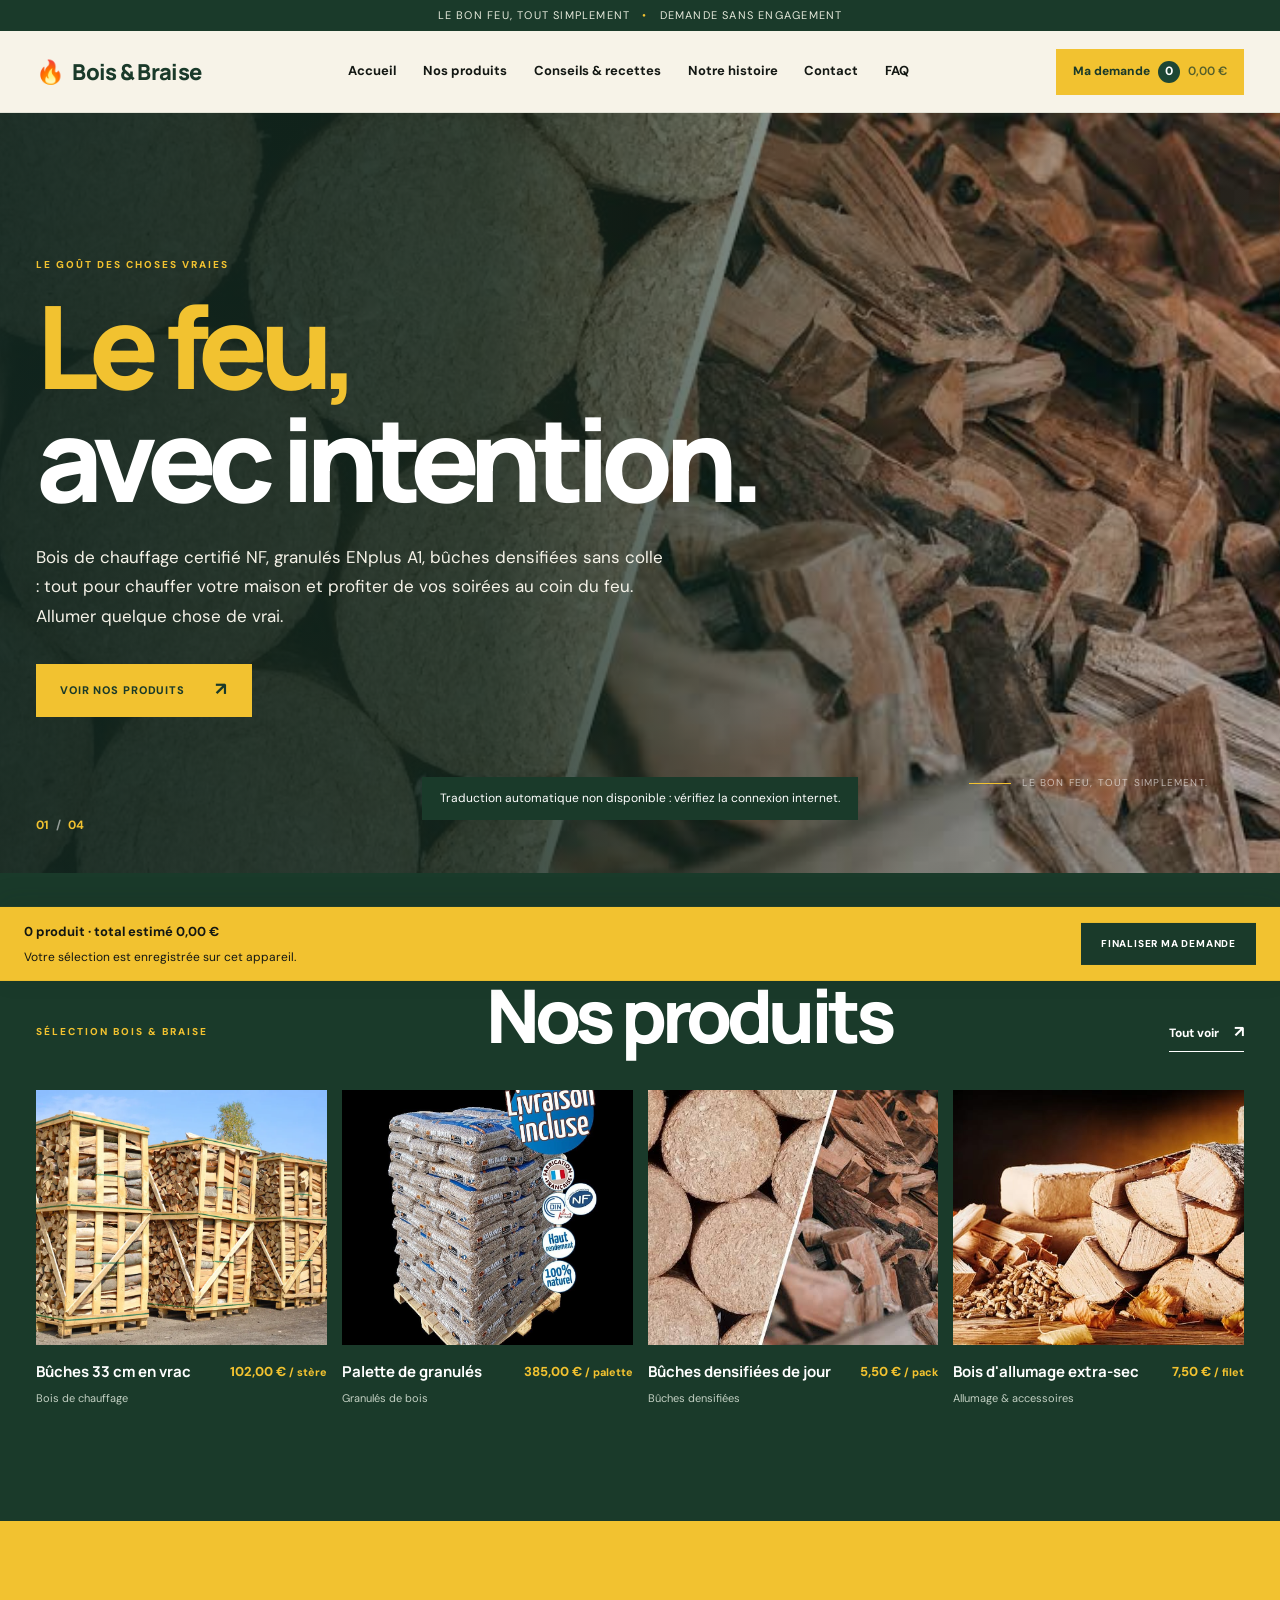
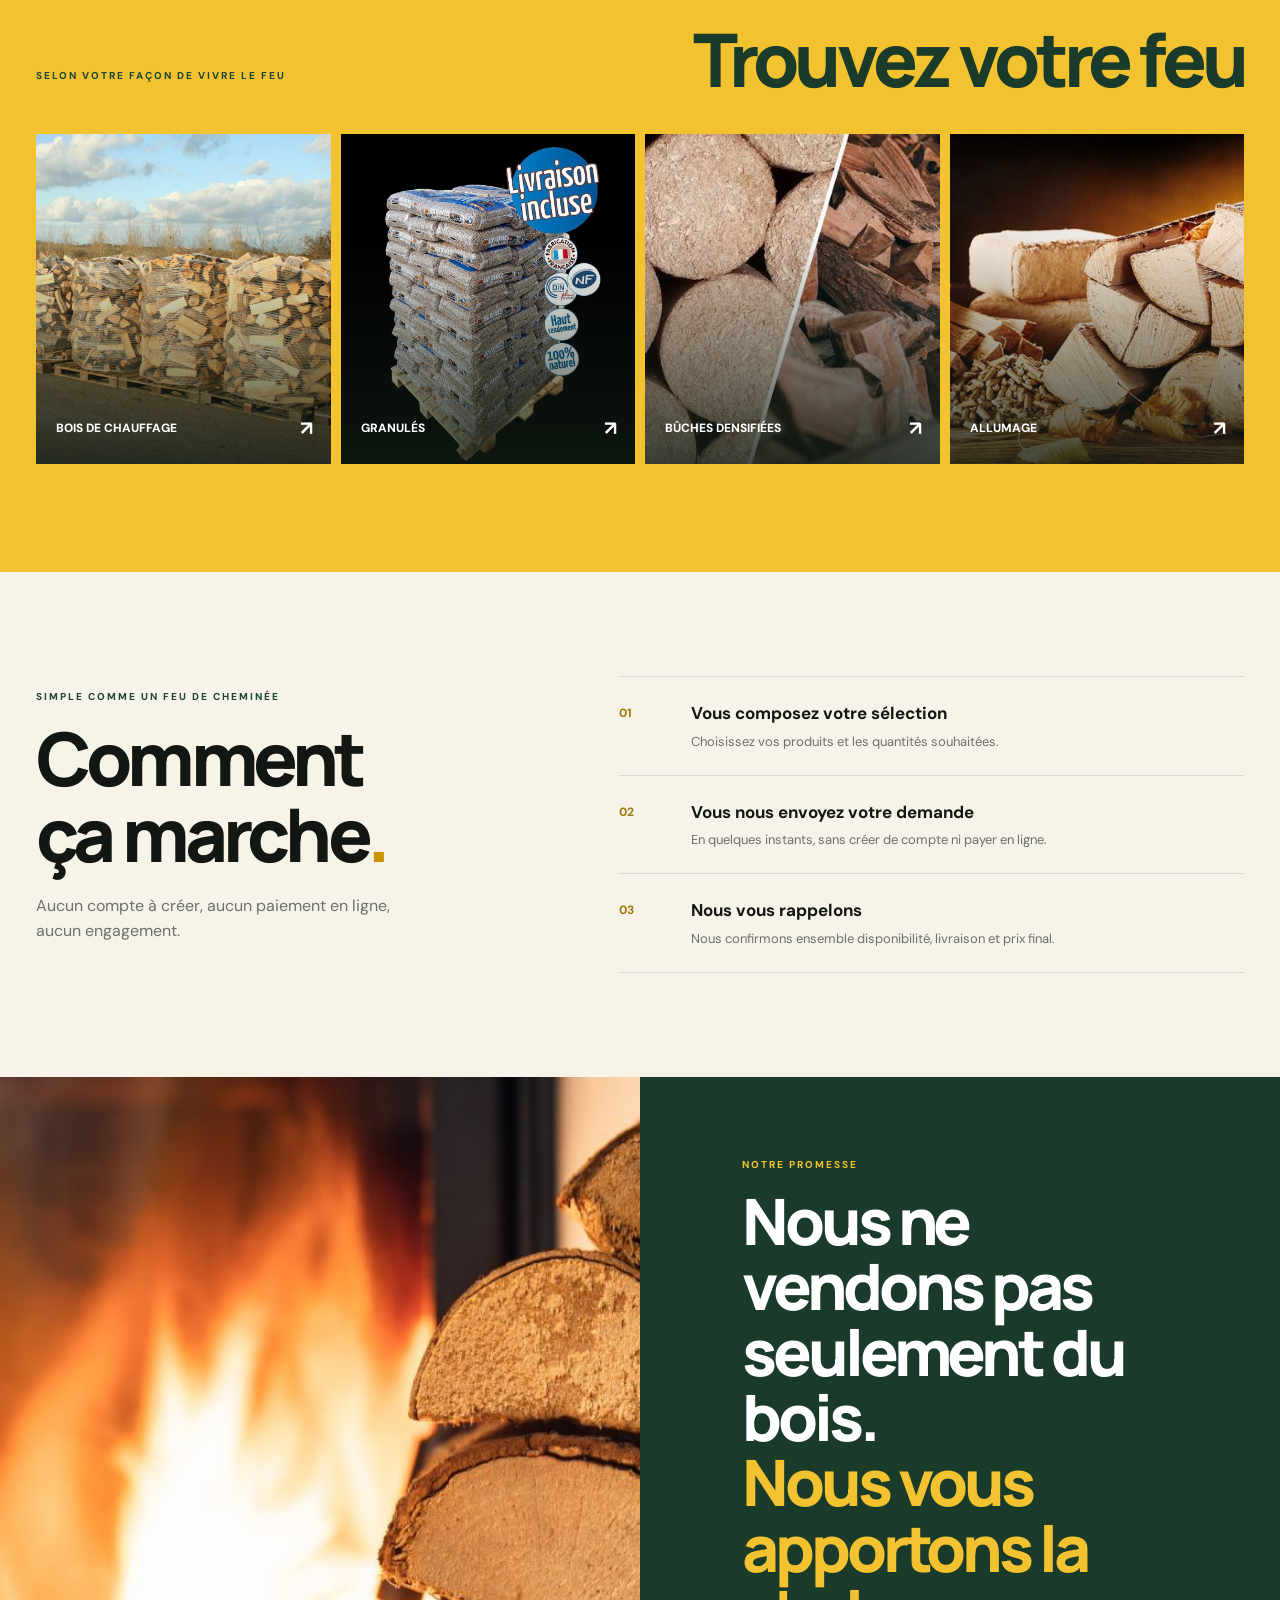
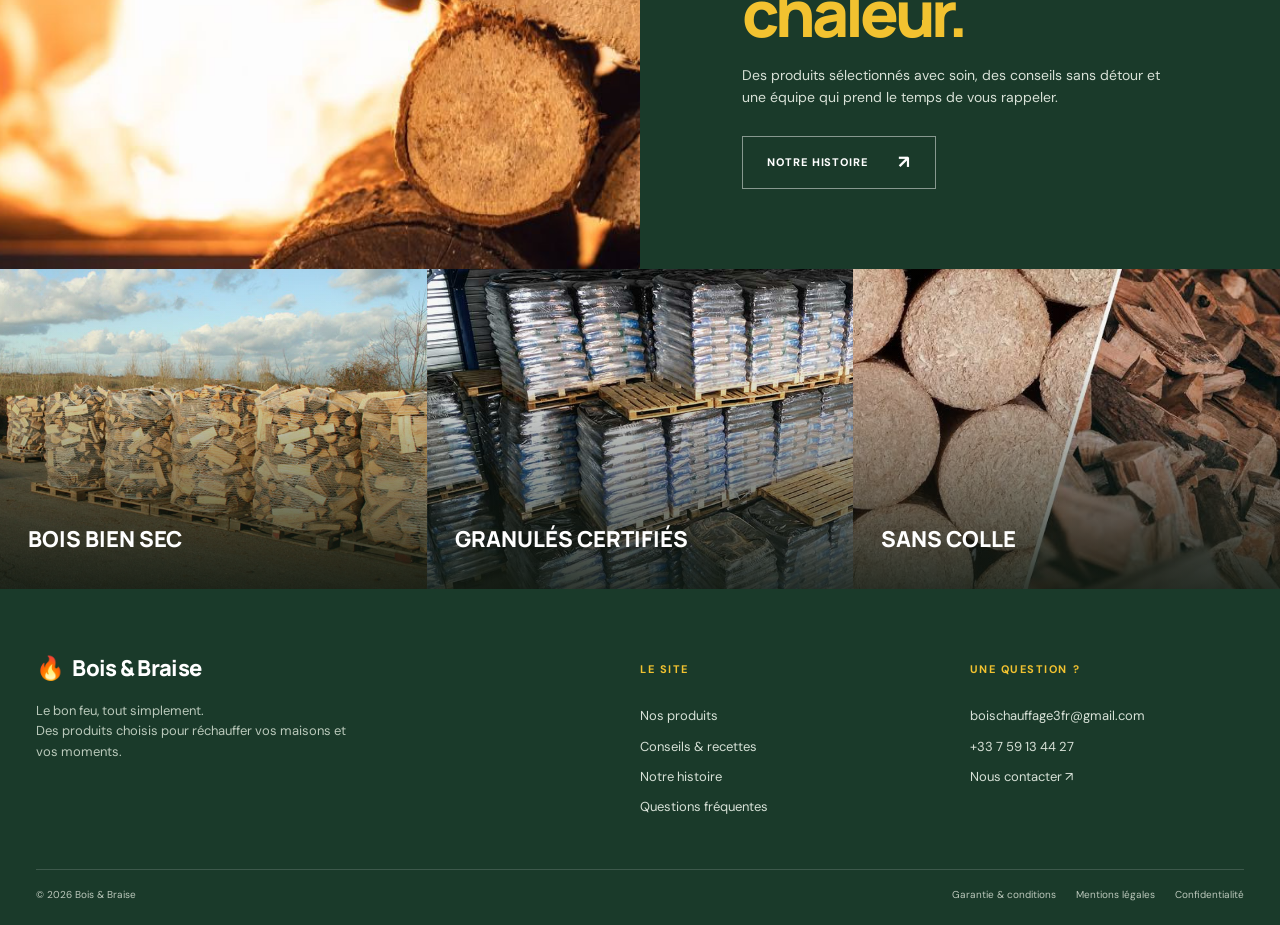
<file: index.html>
<!doctype html>
<html lang="fr" translate="no">
<head>
  <meta charset="UTF-8"><meta name="google" content="notranslate">
  <meta name="google" content="notranslate">
  <meta name="viewport" content="width=device-width, initial-scale=1">
  <meta name="theme-color" content="#1e4634">
  <meta name="description" content="Bois & Braise : bois de chauffage certifié NF, granulés ENplus A1, bûches densifiées sans colle. Composez votre demande, nous vous rappelons.">
  <title>Bois & Braise — Le feu, avec intention</title>
  <link rel="preconnect" href="https://fonts.googleapis.com">
  <link rel="preconnect" href="https://fonts.gstatic.com" crossorigin>
  <link href="https://fonts.googleapis.com/css2?family=DM+Sans:wght@400;500;600;700;800&family=Manrope:wght@400;500;600;700;800&display=swap" rel="stylesheet">
  <link rel="stylesheet" href="style.css">
  <!-- Meta Pixel Code -->
<script>
!function(f,b,e,v,n,t,s)
{if(f.fbq)return;n=f.fbq=function(){n.callMethod?
n.callMethod.apply(n,arguments):n.queue.push(arguments)};
if(!f._fbq)f._fbq=n;n.push=n;n.loaded=!0;n.version='2.0';
n.queue=[];t=b.createElement(e);t.async=!0;
t.src=v;s=b.getElementsByTagName(e)[0];
s.parentNode.insertBefore(t,s)}(window, document,'script',
'https://connect.facebook.net/en_US/fbevents.js');
fbq('init', '1152052174196090');
fbq('track', 'PageView');
</script>
<noscript><img height="1" width="1" style="display:none"
src="https://www.facebook.com/tr?id=1152052174196090&ev=PageView&noscript=1"
/></noscript>
<!-- End Meta Pixel Code -->
</head>
<body data-page="home">
  <div class="announcement">Le bon feu, tout simplement <span>•</span> Demande sans engagement</div>
  <header class="site-header">
    <a class="brand" href="index.html" aria-label="Bois & Braise, accueil"><span class="brand-flame">🔥</span><span>Bois & Braise</span></a>
    <button class="menu-toggle" aria-label="Ouvrir le menu" aria-expanded="false">☰</button>
    <nav class="main-nav" aria-label="Navigation principale">
      <a href="index.html" data-route="home">Accueil</a><a href="catalogue.html" data-route="catalogue">Nos produits</a><a href="conseils.html" data-route="conseils">Conseils & recettes</a><a href="histoire.html" data-route="histoire">Notre histoire</a><a href="contact.html" data-route="contact">Contact</a><a href="faq.html" data-route="faq">FAQ</a>
    </nav>
    <button class="request-button" data-open-request>Ma demande <span data-cart-count>0</span><span class="request-total" data-cart-total>0,00 €</span></button>
  </header>
  <main id="app" data-view="home">
    <section class="home-hero">
      <div class="home-hero-image"></div><div class="home-hero-shade"></div>
      <div class="hero-content wrap">
        <p class="eyebrow eyebrow-yellow">Le goût des choses vraies</p>
        <h1><span>Le feu,</span><br>avec intention.</h1>
        <p class="hero-copy">Bois de chauffage certifié NF, granulés ENplus A1, bûches densifiées sans colle : tout pour chauffer votre maison et profiter de vos soirées au coin du feu. Allumer quelque chose de vrai.</p>
        <a class="button button-yellow" href="catalogue.html">Voir nos produits <span>↗</span></a>
        <div class="hero-note"><span class="hero-note-line"></span>Le bon feu, tout simplement.</div>
      </div>
      <div class="hero-index">01 <span>/</span> 04</div>
    </section>
    <section class="featured-section section-green">
      <div class="wrap">
        <div class="section-heading heading-light"><p class="eyebrow eyebrow-yellow">Sélection Bois & Braise</p><h2>Nos produits</h2><a href="catalogue.html" class="text-link">Tout voir <span>↗</span></a></div>
        <div class="featured-grid" data-featured></div>
      </div>
    </section>
    <section class="categories-section section-yellow">
      <div class="wrap"><div class="section-heading"><p class="eyebrow">Selon votre façon de vivre le feu</p><h2>Trouvez votre feu</h2></div>
        <div class="category-grid">
          <a class="category-tile" href="catalogue.html?categorie=bois"><img src="images/pallettes.jpg" alt="Bûches de bois empilées près d'un feu" loading="lazy"><span>Bois de chauffage <b>↗</b></span></a>
          <a class="category-tile" href="catalogue.html?categorie=granules"><img src="images/10f257ce-9b29-49ee-a8a4-07ee7c95473d.jfif" alt="Granulés de bois en sac" loading="lazy"><span>Granulés <b>↗</b></span></a>
          <a class="category-tile" href="catalogue.html?categorie=densifie"><img src="images/images (9).jfif" alt="Bricchette densificate e legna da ardere" loading="lazy"><span>Bûches densifiées <b>↗</b></span></a>
          <a class="category-tile" href="catalogue.html?categorie=allumage"><img src="images/0f726f19-8251-444e-8aa5-f65d324781d1.jfif" alt="Bois d'allumage sec" loading="lazy"><span>Allumage <b>↗</b></span></a>
        </div>
      </div>
    </section>
    <section class="how-section section-beige"><div class="wrap how-grid"><div><p class="eyebrow">Simple comme un feu de cheminée</p><h2>Comment<br>ça marche<span class="yellow-period">.</span></h2><p class="muted">Aucun compte à créer, aucun paiement en ligne, aucun engagement.</p></div><div class="steps"><article><span>01</span><div><h3>Vous composez votre sélection</h3><p>Choisissez vos produits et les quantités souhaitées.</p></div></article><article><span>02</span><div><h3>Vous nous envoyez votre demande</h3><p>En quelques instants, sans créer de compte ni payer en ligne.</p></div></article><article><span>03</span><div><h3>Nous vous rappelons</h3><p>Nous confirmons ensemble disponibilité, livraison et prix final.</p></div></article></div></div></section>
    <section class="story-band section-green"><div class="story-photo"><img src="images/chene.jpg" alt="Flammes dans une cheminée" loading="lazy"></div><div class="story-copy"><p class="eyebrow eyebrow-yellow">Notre promesse</p><h2>Nous ne vendons pas seulement du bois.<br><span>Nous vous apportons la chaleur.</span></h2><p>Des produits sélectionnés avec soin, des conseils sans détour et une équipe qui prend le temps de vous rappeler.</p><a class="button button-outline" href="histoire.html">Notre histoire <span>↗</span></a></div></section>
    <section class="proof-strip"><article style="--proof-image:url('images/pallettes.jpg')"><span>Bois bien sec</span><p>Un taux d'humidité maîtrisé, pour un feu efficace.</p></article><article style="--proof-image:url('images/05c69ff2-a266-4863-8eaf-58d30fbf2f75.jfif')"><span>Granulés certifiés</span><p>La qualité ENplus A1 pour une chaleur régulière.</p></article><article style="--proof-image:url('images/images (9).jfif')"><span>Sans colle</span><p>Des bûches densifiées pensées pour brûler proprement.</p></article></section>
  </main>
  <footer class="site-footer"><div class="wrap footer-grid"><div class="footer-brand"><a class="brand brand-light" href="index.html"><span class="brand-flame">🔥</span><span>Bois & Braise</span></a><p>Le bon feu, tout simplement.<br>Des produits choisis pour réchauffer vos maisons et vos moments.</p></div><div><h3>Le site</h3><a href="catalogue.html">Nos produits</a><a href="conseils.html">Conseils & recettes</a><a href="histoire.html">Notre histoire</a><a href="faq.html">Questions fréquentes</a></div><div><h3>Une question ?</h3><a href="mailto:boischauffage3fr@gmail.com">boischauffage3fr@gmail.com</a><a href="tel:+33353014218">+33 7 59 13 44 27</a><a href="contact.html">Nous contacter ↗</a></div></div><div class="wrap footer-bottom"><span>© 2026 Bois & Braise</span><div><a href="garantie.html">Garantie & conditions</a><a href="mentions-legales.html">Mentions légales</a><a href="confidentialite.html">Confidentialité</a></div></div></footer>
  <script src="script.js" defer></script>
</body>
</html>
</file>
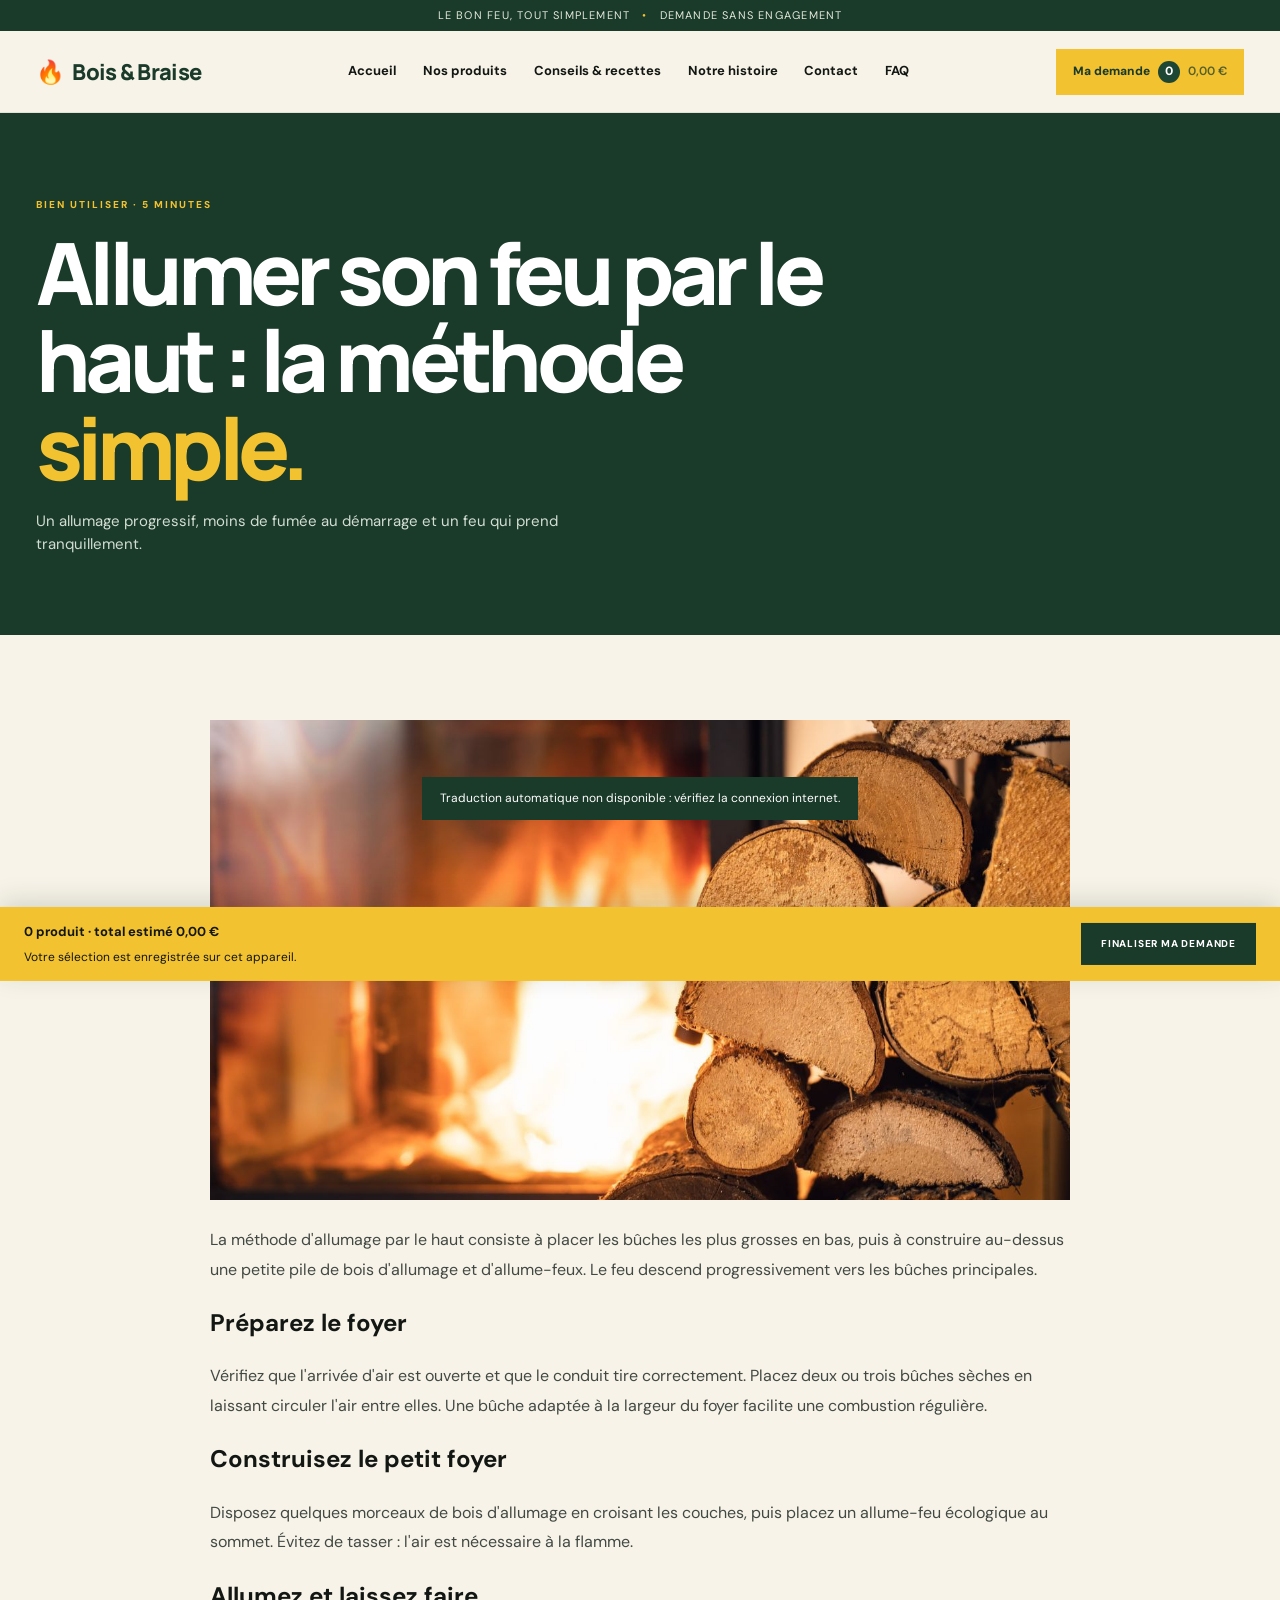
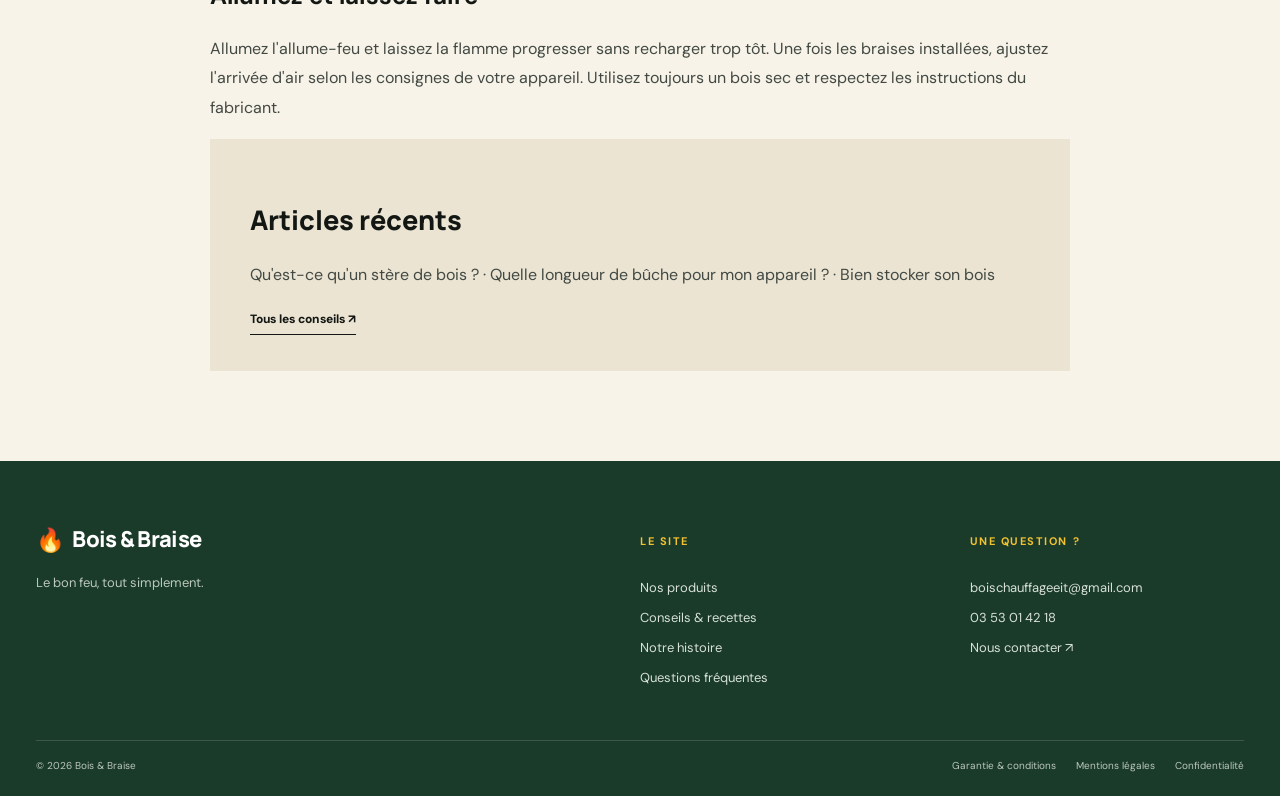
<file: article-feu.html>
<!doctype html><html lang="fr" translate="no"><head><meta charset="UTF-8"><meta name="google" content="notranslate"><meta name="viewport" content="width=device-width, initial-scale=1"><title>Allumer son feu par le haut — Bois & Braise</title><link href="https://fonts.googleapis.com/css2?family=DM+Sans:wght@400;500;600;700;800&family=Manrope:wght@400;500;600;700;800&display=swap" rel="stylesheet"><link rel="stylesheet" href="style.css"></head><body data-page="article"><div class="announcement">Le bon feu, tout simplement <span>•</span> Demande sans engagement</div><header class="site-header"><a class="brand" href="index.html"><span class="brand-flame">🔥</span><span>Bois & Braise</span></a><button class="menu-toggle" aria-label="Ouvrir le menu" aria-expanded="false">☰</button><nav class="main-nav"><a href="index.html" data-route="home">Accueil</a><a href="catalogue.html" data-route="catalogue">Nos produits</a><a href="conseils.html" data-route="conseils">Conseils & recettes</a><a href="histoire.html" data-route="histoire">Notre histoire</a><a href="contact.html" data-route="contact">Contact</a><a href="faq.html" data-route="faq">FAQ</a></nav><button class="request-button" data-open-request>Ma demande <span data-cart-count>0</span><span class="request-total" data-cart-total>0,00 €</span></button></header><main id="app" data-view="article"><section class="page-hero"><div class="wrap"><p class="eyebrow eyebrow-yellow">Bien utiliser · 5 minutes</p><h1 class="page-title">Allumer son feu par le haut : la méthode <em>simple.</em></h1><p class="page-intro">Un allumage progressif, moins de fumée au démarrage et un feu qui prend tranquillement.</p></div></section><article class="wrap article-view"><img src="images/chene.jpg" alt="Feu vif dans une cheminée"><p>La méthode d'allumage par le haut consiste à placer les bûches les plus grosses en bas, puis à construire au-dessus une petite pile de bois d'allumage et d'allume-feux. Le feu descend progressivement vers les bûches principales.</p><h2>Préparez le foyer</h2><p>Vérifiez que l'arrivée d'air est ouverte et que le conduit tire correctement. Placez deux ou trois bûches sèches en laissant circuler l'air entre elles. Une bûche adaptée à la largeur du foyer facilite une combustion régulière.</p><h2>Construisez le petit foyer</h2><p>Disposez quelques morceaux de bois d'allumage en croisant les couches, puis placez un allume-feu écologique au sommet. Évitez de tasser : l'air est nécessaire à la flamme.</p><h2>Allumez et laissez faire</h2><p>Allumez l'allume-feu et laissez la flamme progresser sans recharger trop tôt. Une fois les braises installées, ajustez l'arrivée d'air selon les consignes de votre appareil. Utilisez toujours un bois sec et respectez les instructions du fabricant.</p><div class="article-recent"><h2>Articles récents</h2><p>Qu'est-ce qu'un stère de bois ? · Quelle longueur de bûche pour mon appareil ? · Bien stocker son bois</p><a class="text-link" href="conseils.html">Tous les conseils ↗</a></div></article></main><footer class="site-footer"><div class="wrap footer-grid"><div class="footer-brand"><a class="brand brand-light" href="index.html"><span class="brand-flame">🔥</span><span>Bois & Braise</span></a><p>Le bon feu, tout simplement.</p></div><div><h3>Le site</h3><a href="catalogue.html">Nos produits</a><a href="conseils.html">Conseils & recettes</a><a href="histoire.html">Notre histoire</a><a href="faq.html">Questions fréquentes</a></div><div><h3>Une question ?</h3><a href="mailto:boischauffageeit@gmail.com">boischauffageeit@gmail.com</a><a href="tel:+33353014218">03 53 01 42 18</a><a href="contact.html">Nous contacter ↗</a></div></div><div class="wrap footer-bottom"><span>© 2026 Bois & Braise</span><div><a href="garantie.html">Garantie & conditions</a><a href="mentions-legales.html">Mentions légales</a><a href="confidentialite.html">Confidentialité</a></div></div></footer><script src="script.js" defer></script></body></html>
</file>
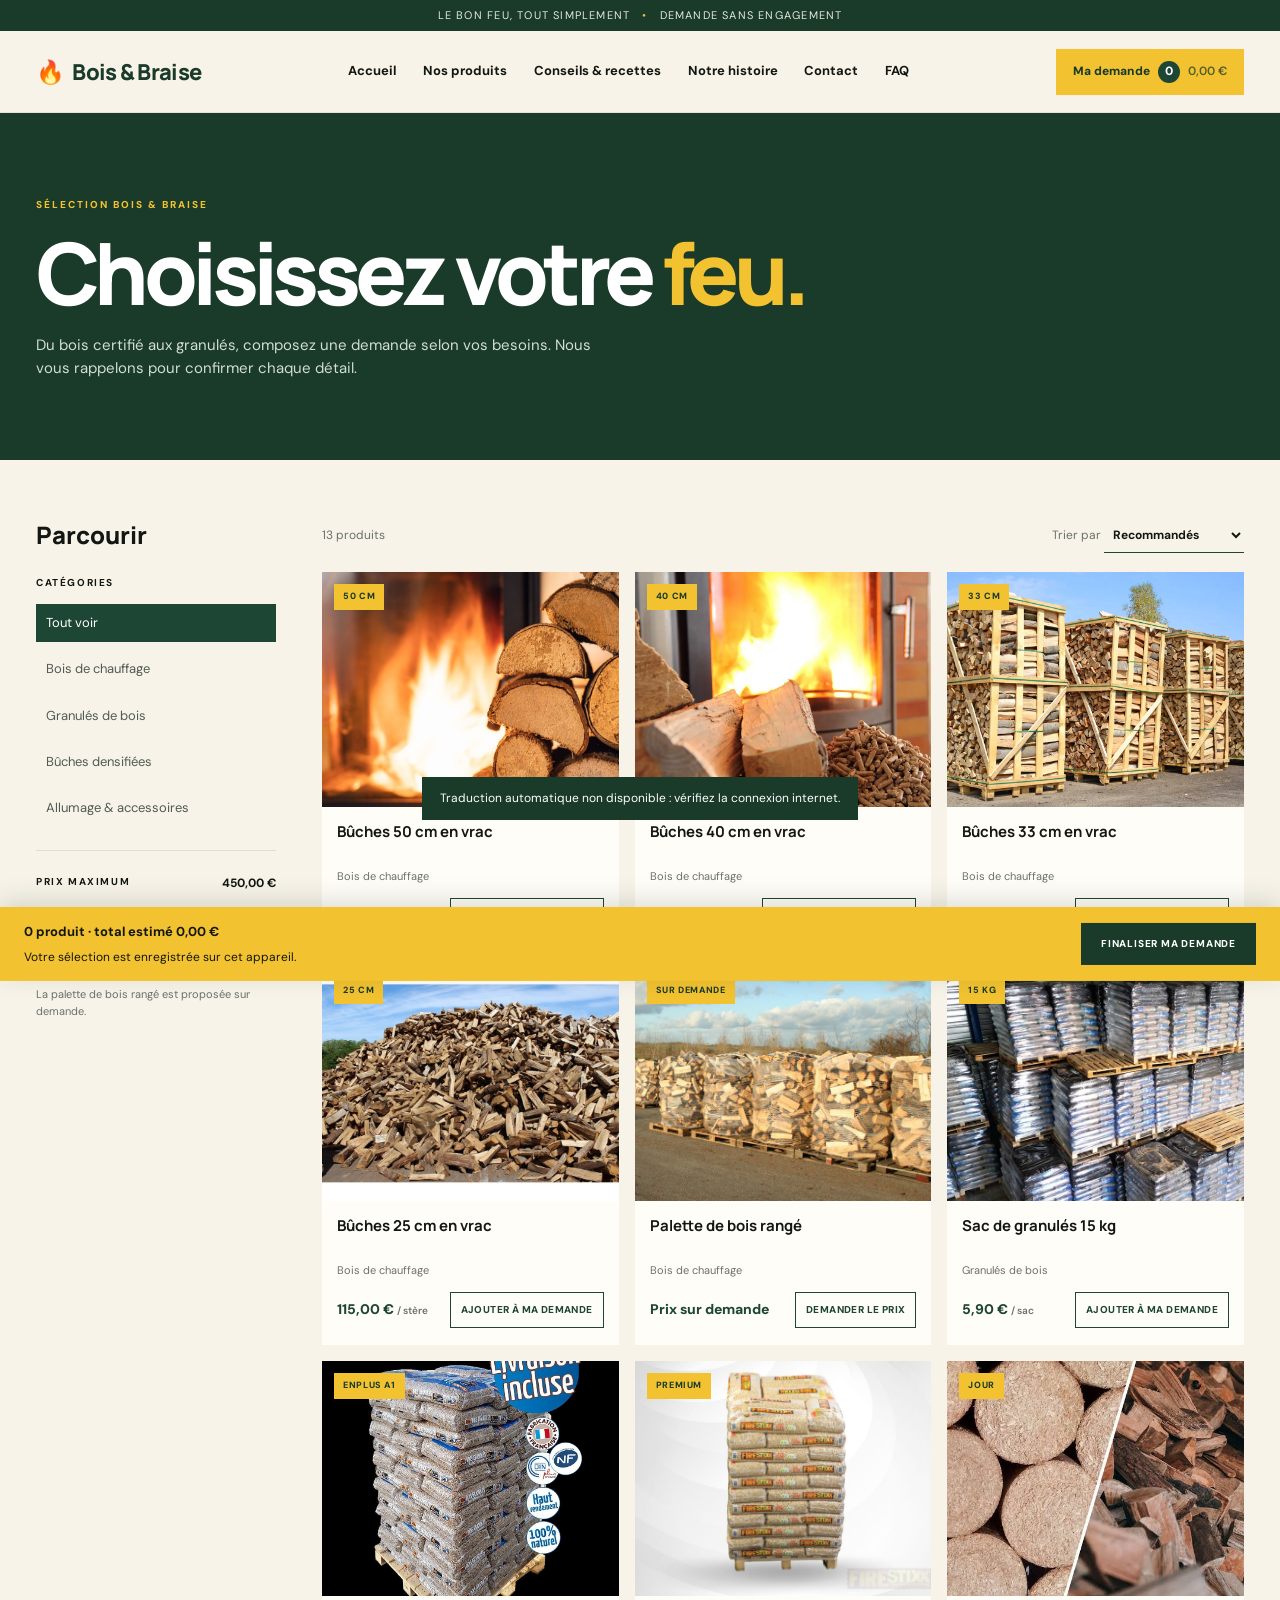
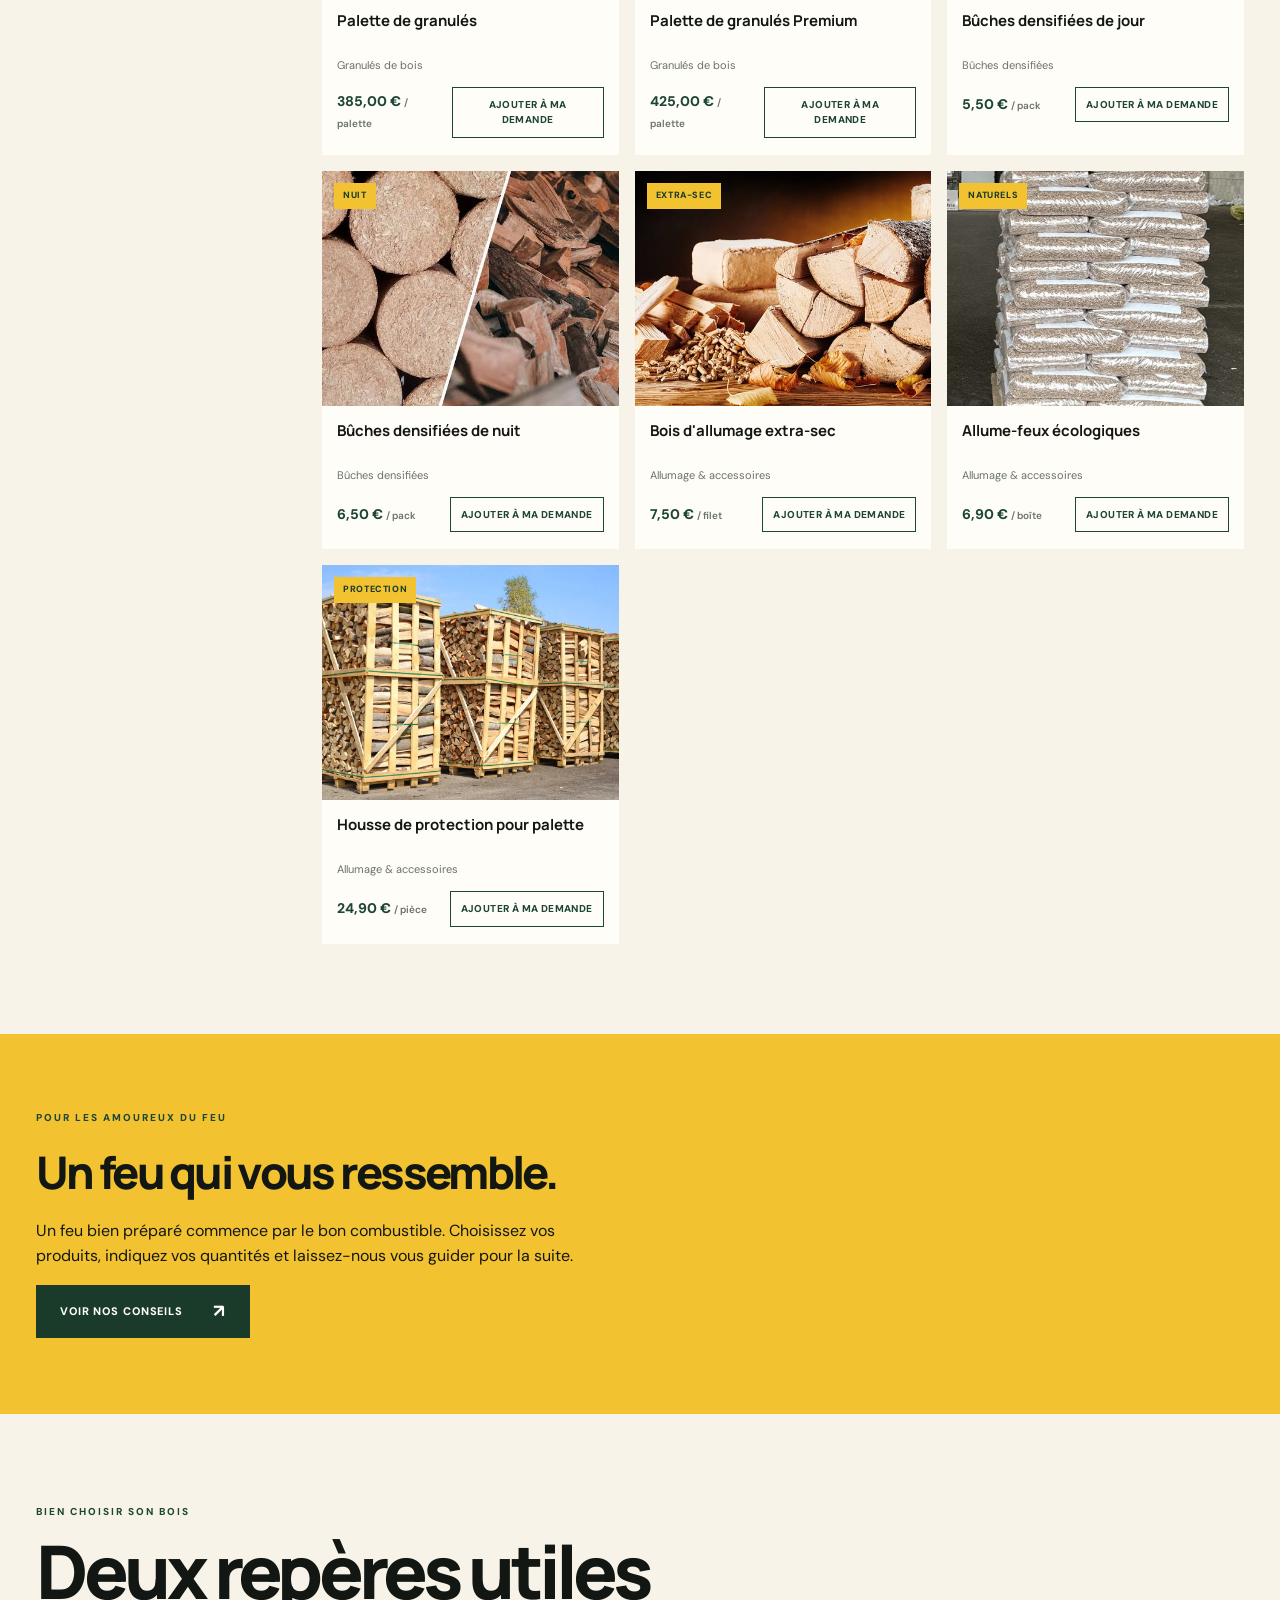
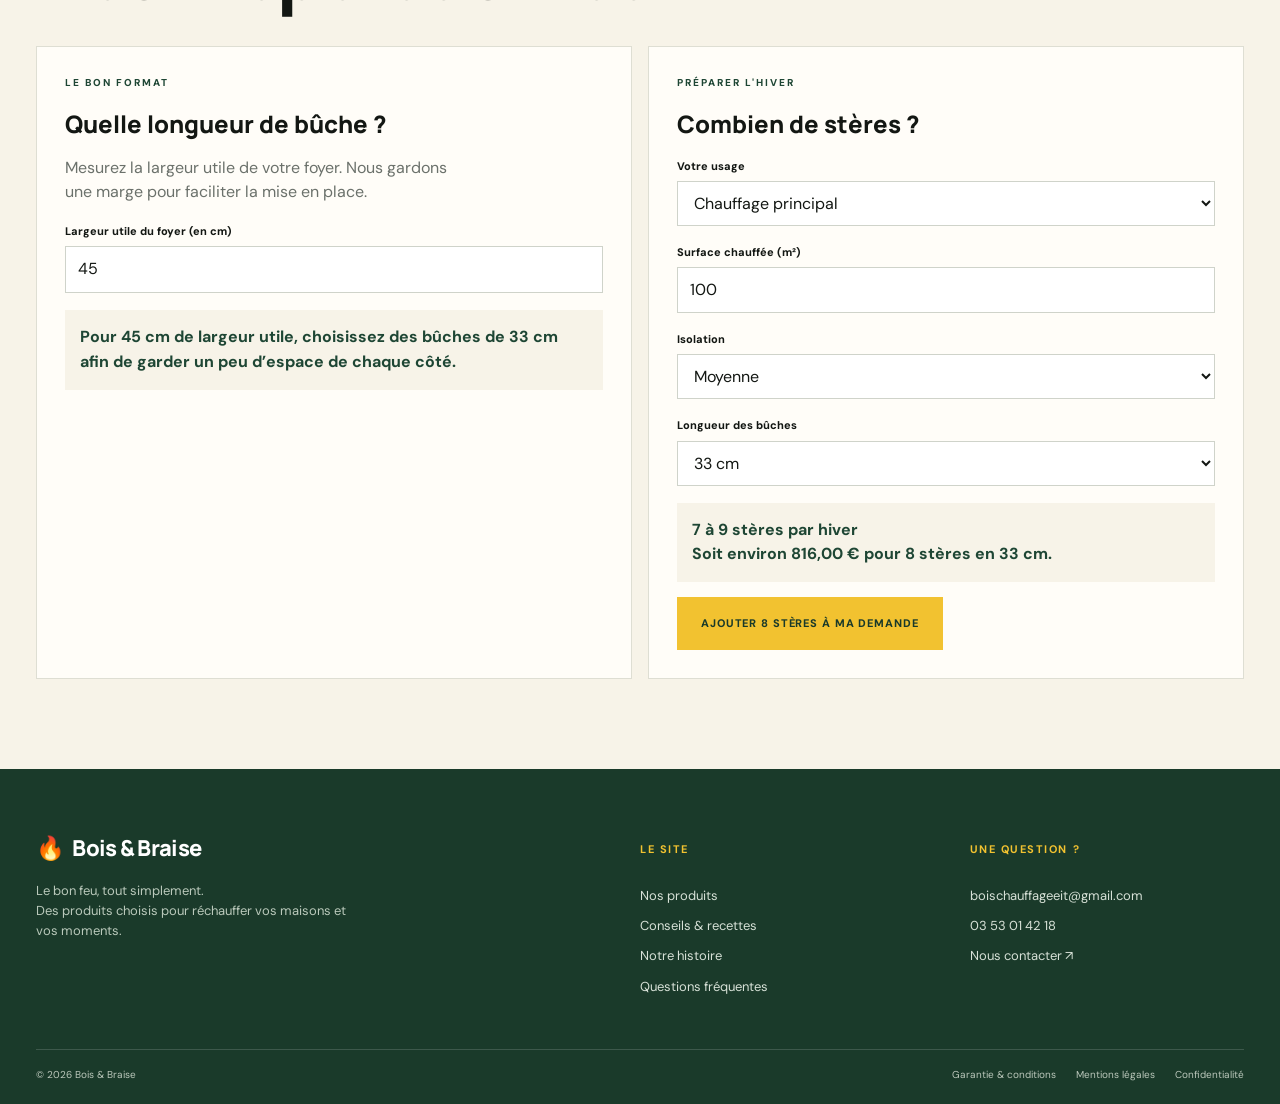
<file: catalogue.html>
<!doctype html>
<html lang="fr" translate="no"><head><meta charset="UTF-8"><meta name="google" content="notranslate"><meta name="viewport" content="width=device-width, initial-scale=1"><meta name="theme-color" content="#1e4634"><title>Nos produits — Bois & Braise</title><link rel="preconnect" href="https://fonts.googleapis.com"><link href="https://fonts.googleapis.com/css2?family=DM+Sans:wght@400;500;600;700;800&family=Manrope:wght@400;500;600;700;800&display=swap" rel="stylesheet"><link rel="stylesheet" href="style.css"></head>
<body data-page="catalogue"><div class="announcement">Le bon feu, tout simplement <span>•</span> Demande sans engagement</div><header class="site-header"><a class="brand" href="index.html"><span class="brand-flame">🔥</span><span>Bois & Braise</span></a><button class="menu-toggle" aria-label="Ouvrir le menu" aria-expanded="false">☰</button><nav class="main-nav"><a href="index.html" data-route="home">Accueil</a><a href="catalogue.html" data-route="catalogue">Nos produits</a><a href="conseils.html" data-route="conseils">Conseils & recettes</a><a href="histoire.html" data-route="histoire">Notre histoire</a><a href="contact.html" data-route="contact">Contact</a><a href="faq.html" data-route="faq">FAQ</a></nav><button class="request-button" data-open-request>Ma demande <span data-cart-count>0</span><span class="request-total" data-cart-total>0,00 €</span></button></header>
<main id="app" data-view="catalogue"><section class="page-hero"><div class="wrap"><p class="eyebrow eyebrow-yellow">Sélection Bois & Braise</p><h1 class="page-title">Choisissez votre <em>feu.</em></h1><p class="page-intro">Du bois certifié aux granulés, composez une demande selon vos besoins. Nous vous rappelons pour confirmer chaque détail.</p></div></section><section class="wrap catalogue-layout"><aside class="catalogue-filter"><h2 class="filter-title">Parcourir</h2><div class="filter-group"><h3>Catégories</h3><div class="filter-options"><button class="filter-chip active" data-filter-category="tout">Tout voir</button><button class="filter-chip" data-filter-category="bois">Bois de chauffage</button><button class="filter-chip" data-filter-category="granules">Granulés de bois</button><button class="filter-chip" data-filter-category="densifie">Bûches densifiées</button><button class="filter-chip" data-filter-category="allumage">Allumage & accessoires</button></div></div><div class="filter-group"><div class="range-row"><h3>Prix maximum</h3><span data-price-value>450,00 €</span></div><input type="range" min="5.5" max="450" step="0.5" value="450" data-price-range aria-label="Prix maximum"></div><p class="muted" style="font-size:11px">La palette de bois rangé est proposée sur demande.</p></aside><div><div class="catalogue-tools"><span data-results-count>13 produits</span><label for="sort-products">Trier par <select id="sort-products" data-sort><option value="recommended">Recommandés</option><option value="price-asc">Prix croissant</option><option value="price-desc">Prix décroissant</option><option value="name">Nom</option></select></label></div><div class="product-grid" data-product-grid></div></div></section><section class="catalogue-loved"><div class="wrap"><p class="eyebrow">Pour les amoureux du feu</p><h2>Un feu qui vous ressemble.</h2><p>Un feu bien préparé commence par le bon combustible. Choisissez vos produits, indiquez vos quantités et laissez-nous vous guider pour la suite.</p><a class="button" href="conseils.html" style="background:var(--forest-dark);color:#fff">Voir nos conseils <span>↗</span></a></div></section><section class="calculator-area"><div class="wrap"><div class="section-heading"><div><p class="eyebrow">Bien choisir son bois</p><h2>Deux repères utiles</h2></div></div><div class="calculator-grid"><article class="calculator-card"><p class="eyebrow">Le bon format</p><h3>Quelle longueur de bûche ?</h3><p class="muted">Mesurez la largeur utile de votre foyer. Nous gardons une marge pour faciliter la mise en place.</p><label for="fireplace-width">Largeur utile du foyer (en cm)</label><input id="fireplace-width" type="number" min="30" max="150" value="45" data-fireplace-width><div class="calculator-result" data-length-result aria-live="polite"></div></article><form class="calculator-card" data-stere-calculator><p class="eyebrow">Préparer l'hiver</p><h3>Combien de stères ?</h3><label for="heating-use">Votre usage</label><select id="heating-use" name="usage"><option value="principal">Chauffage principal</option><option value="appoint">Chauffage d'appoint</option><option value="weekend">Flambées week-end</option></select><label for="heated-surface">Surface chauffée (m²)</label><input id="heated-surface" name="surface" type="number" min="10" value="100"><label for="home-insulation">Isolation</label><select id="home-insulation" name="insulation"><option value="average">Moyenne</option><option value="good">Bonne</option><option value="poor">À améliorer</option></select><label for="wood-length">Longueur des bûches</label><select id="wood-length" name="length"><option value="33" selected>33 cm</option><option value="40">40 cm</option><option value="50">50 cm</option><option value="25">25 cm</option></select><div class="calculator-result" data-stere-result aria-live="polite"></div><button class="button button-yellow" type="button" data-add-estimate data-product="wood33" data-quantity="8">Ajouter 8 stères à ma demande</button></form></div></div></section></main>
<footer class="site-footer"><div class="wrap footer-grid"><div class="footer-brand"><a class="brand brand-light" href="index.html"><span class="brand-flame">🔥</span><span>Bois & Braise</span></a><p>Le bon feu, tout simplement.<br>Des produits choisis pour réchauffer vos maisons et vos moments.</p></div><div><h3>Le site</h3><a href="catalogue.html">Nos produits</a><a href="conseils.html">Conseils & recettes</a><a href="histoire.html">Notre histoire</a><a href="faq.html">Questions fréquentes</a></div><div><h3>Une question ?</h3><a href="mailto:boischauffageeit@gmail.com">boischauffageeit@gmail.com</a><a href="tel:+33353014218">03 53 01 42 18</a><a href="contact.html">Nous contacter ↗</a></div></div><div class="wrap footer-bottom"><span>© 2026 Bois & Braise</span><div><a href="garantie.html">Garantie & conditions</a><a href="mentions-legales.html">Mentions légales</a><a href="confidentialite.html">Confidentialité</a></div></div></footer><script src="script.js" defer></script></body></html>
</file>
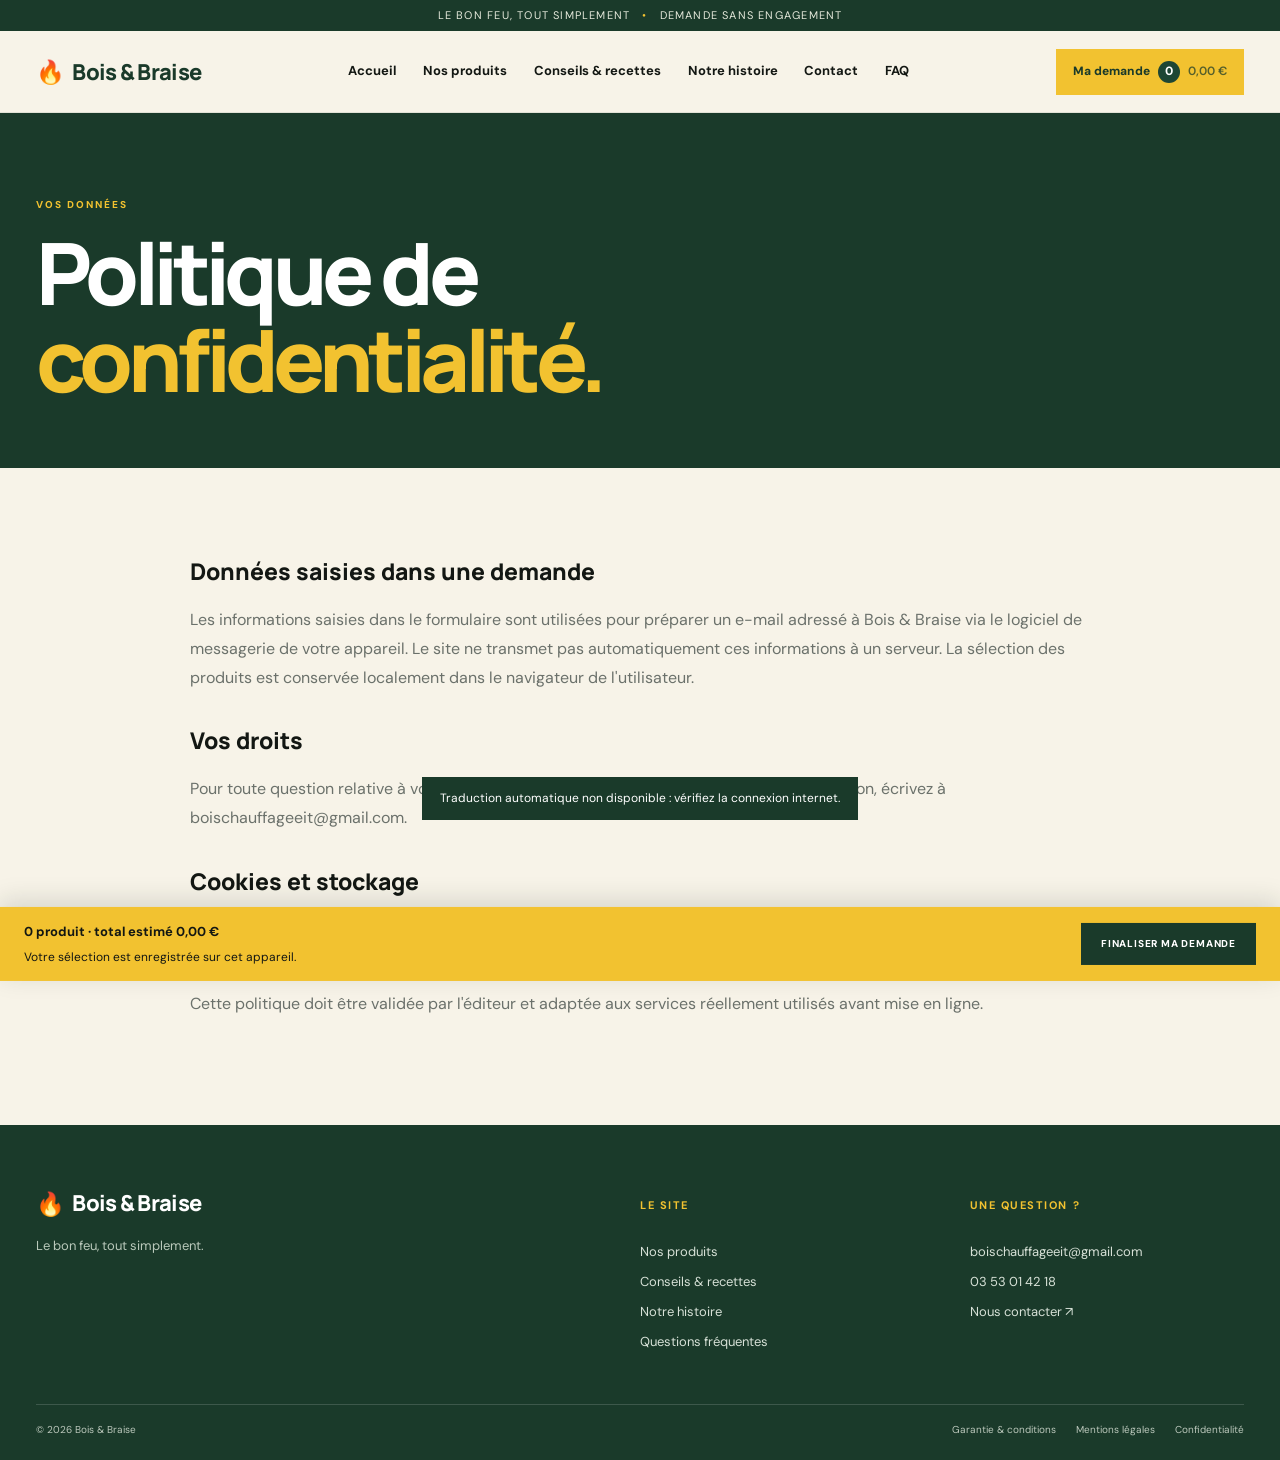
<file: confidentialite.html>
<!doctype html><html lang="fr" translate="no"><head><meta charset="UTF-8"><meta name="google" content="notranslate"><meta name="viewport" content="width=device-width, initial-scale=1"><title>Politique de confidentialité — Bois & Braise</title><link href="https://fonts.googleapis.com/css2?family=DM+Sans:wght@400;500;600;700;800&family=Manrope:wght@400;500;600;700;800&display=swap" rel="stylesheet"><link rel="stylesheet" href="style.css"></head><body data-page="legal"><div class="announcement">Le bon feu, tout simplement <span>•</span> Demande sans engagement</div><header class="site-header"><a class="brand" href="index.html"><span class="brand-flame">🔥</span><span>Bois & Braise</span></a><button class="menu-toggle" aria-label="Ouvrir le menu" aria-expanded="false">☰</button><nav class="main-nav"><a href="index.html" data-route="home">Accueil</a><a href="catalogue.html" data-route="catalogue">Nos produits</a><a href="conseils.html" data-route="conseils">Conseils & recettes</a><a href="histoire.html" data-route="histoire">Notre histoire</a><a href="contact.html" data-route="contact">Contact</a><a href="faq.html" data-route="faq">FAQ</a></nav><button class="request-button" data-open-request>Ma demande <span data-cart-count>0</span><span class="request-total" data-cart-total>0,00 €</span></button></header><main id="app"><section class="page-hero"><div class="wrap"><p class="eyebrow eyebrow-yellow">Vos données</p><h1 class="page-title">Politique de <em>confidentialité.</em></h1></div></section><article class="wrap legal-copy"><h2>Données saisies dans une demande</h2><p>Les informations saisies dans le formulaire sont utilisées pour préparer un e-mail adressé à Bois & Braise via le logiciel de messagerie de votre appareil. Le site ne transmet pas automatiquement ces informations à un serveur. La sélection des produits est conservée localement dans le navigateur de l'utilisateur.</p><h2>Vos droits</h2><p>Pour toute question relative à vos données, à leur accès, leur rectification ou leur suppression, écrivez à boischauffageeit@gmail.com.</p><h2>Cookies et stockage</h2><p>Ce site utilise le stockage local du navigateur pour mémoriser les produits de votre demande. Aucun compte n'est créé et aucun paiement n'est traité sur le site.</p><p>Cette politique doit être validée par l'éditeur et adaptée aux services réellement utilisés avant mise en ligne.</p></article></main><footer class="site-footer"><div class="wrap footer-grid"><div class="footer-brand"><a class="brand brand-light" href="index.html"><span class="brand-flame">🔥</span><span>Bois & Braise</span></a><p>Le bon feu, tout simplement.</p></div><div><h3>Le site</h3><a href="catalogue.html">Nos produits</a><a href="conseils.html">Conseils & recettes</a><a href="histoire.html">Notre histoire</a><a href="faq.html">Questions fréquentes</a></div><div><h3>Une question ?</h3><a href="mailto:boischauffageeit@gmail.com">boischauffageeit@gmail.com</a><a href="tel:+33353014218">03 53 01 42 18</a><a href="contact.html">Nous contacter ↗</a></div></div><div class="wrap footer-bottom"><span>© 2026 Bois & Braise</span><div><a href="garantie.html">Garantie & conditions</a><a href="mentions-legales.html">Mentions légales</a><a href="confidentialite.html">Confidentialité</a></div></div></footer><script src="script.js" defer></script></body></html>
</file>
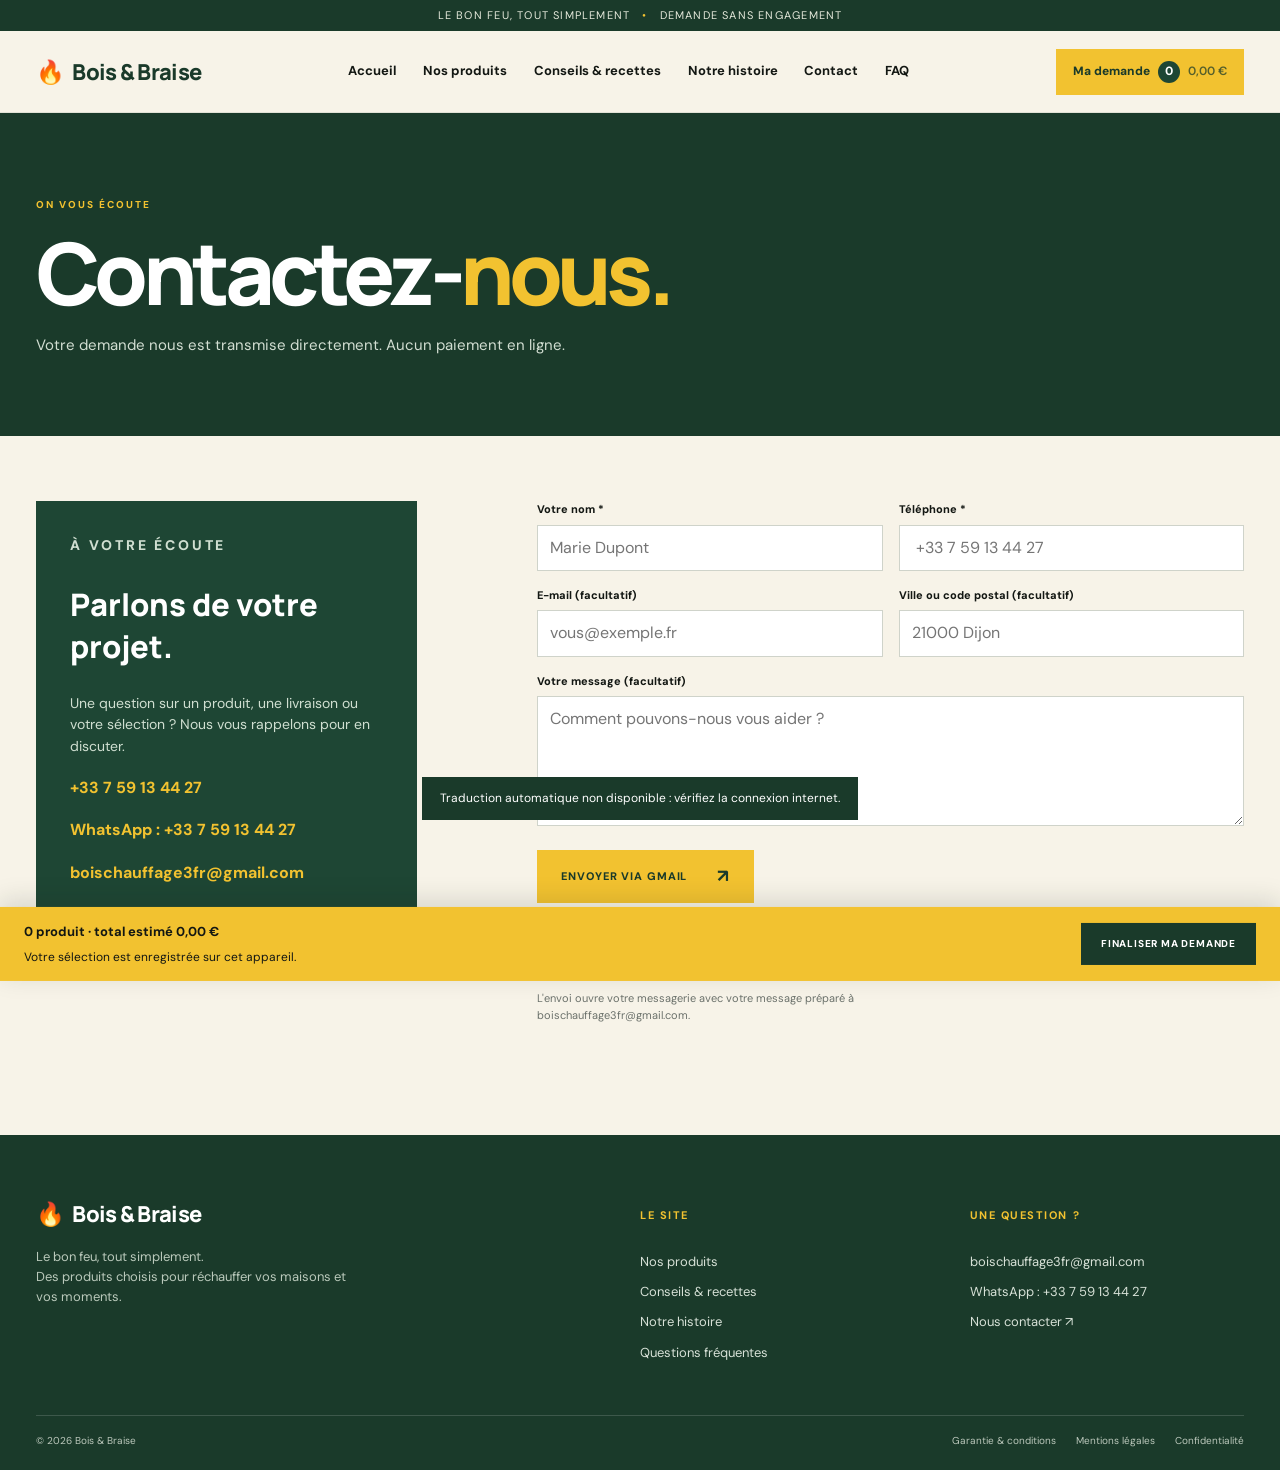
<file: contact.html>
<!doctype html>
<html lang="fr" translate="no">
<head>
  <meta charset="UTF-8"><meta name="google" content="notranslate">
  <meta name="viewport" content="width=device-width, initial-scale=1">
  <title>Contact — Bois & Braise</title>
  <link href="https://fonts.googleapis.com/css2?family=DM+Sans:wght@400;500;600;700;800&family=Manrope:wght@400;500;600;700;800&display=swap" rel="stylesheet">
  <link rel="stylesheet" href="style.css">
</head>
<body data-page="contact">
  <div class="announcement">Le bon feu, tout simplement <span>•</span> Demande sans engagement</div>

  <header class="site-header">
    <a class="brand" href="index.html"><span class="brand-flame">🔥</span><span>Bois & Braise</span></a>
    <button class="menu-toggle" aria-label="Ouvrir le menu" aria-expanded="false">☰</button>
    <nav class="main-nav">
      <a href="index.html" data-route="home">Accueil</a>
      <a href="catalogue.html" data-route="catalogue">Nos produits</a>
      <a href="conseils.html" data-route="conseils">Conseils & recettes</a>
      <a href="histoire.html" data-route="histoire">Notre histoire</a>
      <a href="contact.html" data-route="contact">Contact</a>
      <a href="faq.html" data-route="faq">FAQ</a>
    </nav>
    <button class="request-button" data-open-request>Ma demande <span data-cart-count>0</span><span class="request-total" data-cart-total>0,00 €</span></button>
  </header>

  <main id="app" data-view="contact">
    <section class="page-hero">
      <div class="wrap">
        <p class="eyebrow eyebrow-yellow">On vous écoute</p>
        <h1 class="page-title">Contactez-<em>nous.</em></h1>
        <p class="page-intro">Votre demande nous est transmise directement. Aucun paiement en ligne.</p>
      </div>
    </section>

    <section class="wrap contact-layout">
      <aside class="contact-aside">
        <p class="eyebrow eyebrow-yellow">À votre écoute</p>
        <h2>Parlons de votre projet.</h2>
        <p>Une question sur un produit, une livraison ou votre sélection ? Nous vous rappelons pour en discuter.</p>
        <a href="tel:+33759134427">+33 7 59 13 44 27</a>
        <a href="https://wa.me/33759134427" target="_blank" rel="noopener">WhatsApp : +33 7 59 13 44 27</a>
        <a href="mailto:boischauffage3fr@gmail.com">boischauffage3fr@gmail.com</a>
      </aside>

      <div>
        <div class="form-confirm" data-form-confirm role="status"></div>
        <form class="contact-form" data-contact-form>
          <div>
            <label for="contact-name">Votre nom *</label>
            <input id="contact-name" name="name" required placeholder="Marie Dupont">
          </div>
          <div>
            <label for="contact-phone">Téléphone *</label>
            <input id="contact-phone" name="phone" required type="tel" placeholder=" +33 7 59 13 44 27">
          </div>
          <div>
            <label for="contact-email">E-mail (facultatif)</label>
            <input id="contact-email" name="email" type="email" placeholder="vous@exemple.fr">
          </div>
          <div>
            <label for="contact-city">Ville ou code postal (facultatif)</label>
            <input id="contact-city" name="city" placeholder="21000 Dijon">
          </div>
          <div class="full">
            <label for="contact-message">Votre message (facultatif)</label>
            <textarea id="contact-message" name="message" placeholder="Comment pouvons-nous vous aider ?"></textarea>
          </div>
          <button class="button button-yellow" type="submit" data-send-via="gmail">Envoyer via Gmail <span>↗</span></button>
          <button class="button button-outline" type="submit" data-send-via="whatsapp">Envoyer via WhatsApp <span>↗</span></button>
        </form>
        <p class="muted" style="font-size:11px;margin-top:18px">L'envoi ouvre votre messagerie avec votre message préparé à boischauffage3fr@gmail.com.</p>
      </div>
    </section>
  </main>

  <footer class="site-footer">
    <div class="wrap footer-grid">
      <div class="footer-brand">
        <a class="brand brand-light" href="index.html"><span class="brand-flame">🔥</span><span>Bois & Braise</span></a>
        <p>Le bon feu, tout simplement.<br>Des produits choisis pour réchauffer vos maisons et vos moments.</p>
      </div>
      <div>
        <h3>Le site</h3>
        <a href="catalogue.html">Nos produits</a>
        <a href="conseils.html">Conseils & recettes</a>
        <a href="histoire.html">Notre histoire</a>
        <a href="faq.html">Questions fréquentes</a>
      </div>
      <div>
        <h3>Une question ?</h3>
        <a href="mailto:boischauffage3fr@gmail.com">boischauffage3fr@gmail.com</a>
        <a href="https://wa.me/33759134427" target="_blank" rel="noopener">WhatsApp : +33 7 59 13 44 27</a>
        <a href="contact.html">Nous contacter ↗</a>
      </div>
    </div>
    <div class="wrap footer-bottom">
      <span>© 2026 Bois & Braise</span>
      <div>
        <a href="garantie.html">Garantie & conditions</a>
        <a href="mentions-legales.html">Mentions légales</a>
        <a href="confidentialite.html">Confidentialité</a>
      </div>
    </div>
  </footer>

  <script src="script.js" defer></script>
</body>
</html>
</file>
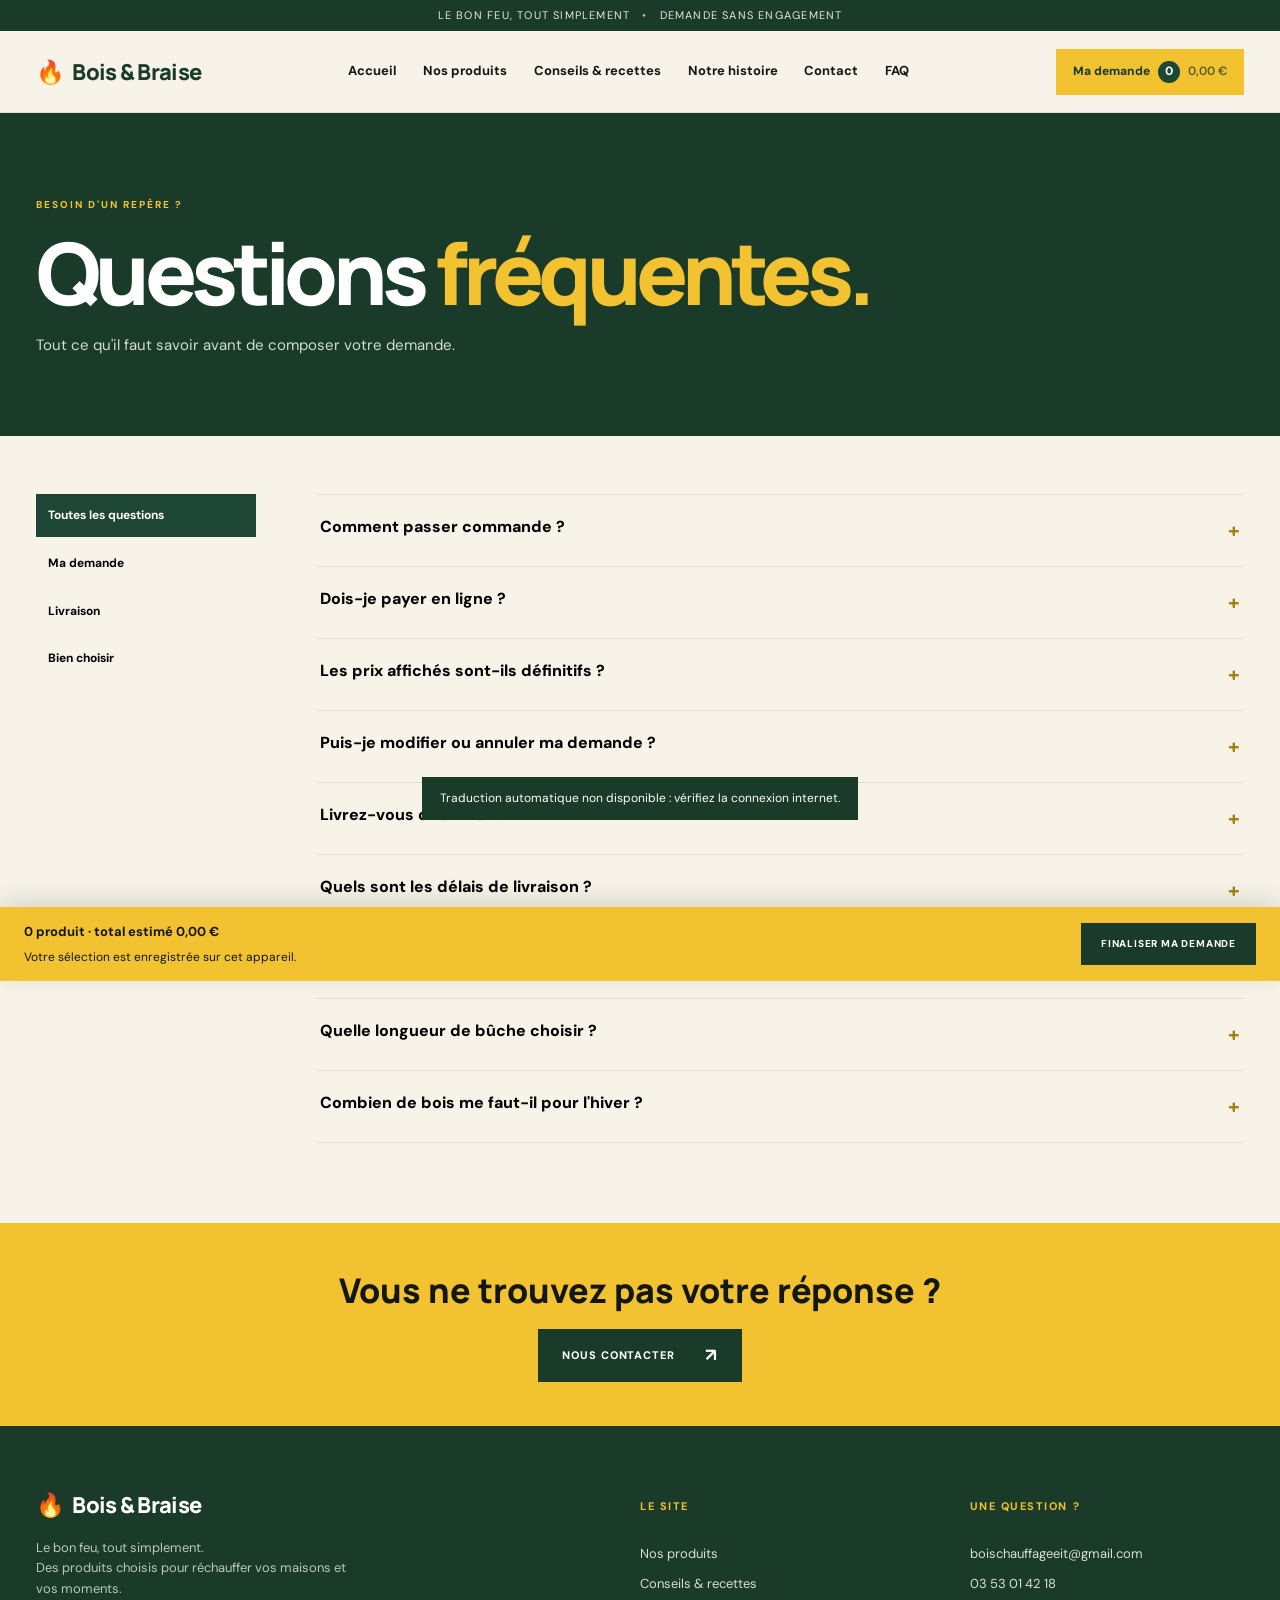
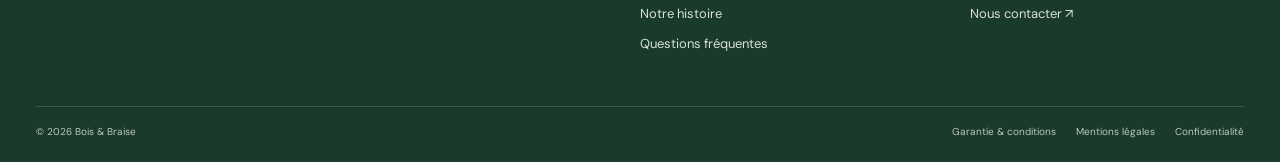
<file: faq.html>
<!doctype html><html lang="fr" translate="no"><head><meta charset="UTF-8"><meta name="google" content="notranslate"><meta name="viewport" content="width=device-width, initial-scale=1"><title>Questions fréquentes — Bois & Braise</title><link href="https://fonts.googleapis.com/css2?family=DM+Sans:wght@400;500;600;700;800&family=Manrope:wght@400;500;600;700;800&display=swap" rel="stylesheet"><link rel="stylesheet" href="style.css"></head><body data-page="faq"><div class="announcement">Le bon feu, tout simplement <span>•</span> Demande sans engagement</div><header class="site-header"><a class="brand" href="index.html"><span class="brand-flame">🔥</span><span>Bois & Braise</span></a><button class="menu-toggle" aria-label="Ouvrir le menu" aria-expanded="false">☰</button><nav class="main-nav"><a href="index.html" data-route="home">Accueil</a><a href="catalogue.html" data-route="catalogue">Nos produits</a><a href="conseils.html" data-route="conseils">Conseils & recettes</a><a href="histoire.html" data-route="histoire">Notre histoire</a><a href="contact.html" data-route="contact">Contact</a><a href="faq.html" data-route="faq">FAQ</a></nav><button class="request-button" data-open-request>Ma demande <span data-cart-count>0</span><span class="request-total" data-cart-total>0,00 €</span></button></header><main id="app" data-view="faq"><section class="page-hero"><div class="wrap"><p class="eyebrow eyebrow-yellow">Besoin d'un repère ?</p><h1 class="page-title">Questions <em>fréquentes.</em></h1><p class="page-intro">Tout ce qu'il faut savoir avant de composer votre demande.</p></div></section><section class="wrap faq-layout"><nav class="faq-categories" aria-label="Catégories de questions"><button class="active" data-faq-category="tout">Toutes les questions</button><button data-faq-category="demande">Ma demande</button><button data-faq-category="livraison">Livraison</button><button data-faq-category="choisir">Bien choisir</button></nav><div class="faq-list"><article class="faq-item" data-faq-item data-category="demande"><button class="faq-question" data-faq-question aria-expanded="false">Comment passer commande ? <span>+</span></button><div class="faq-answer">Ajoutez les produits et les quantités souhaitées à « Ma demande », puis envoyez le formulaire. Nous vous rappelons pour vérifier les informations et confirmer la commande.</div></article><article class="faq-item" data-faq-item data-category="demande"><button class="faq-question" data-faq-question aria-expanded="false">Dois-je payer en ligne ? <span>+</span></button><div class="faq-answer">Non. Il n'y a ni paiement en ligne ni création de compte. Votre sélection est une demande sans engagement, à confirmer avec notre équipe.</div></article><article class="faq-item" data-faq-item data-category="demande"><button class="faq-question" data-faq-question aria-expanded="false">Les prix affichés sont-ils définitifs ? <span>+</span></button><div class="faq-answer">Les prix produits affichés servent d'estimation. Le prix final et les conditions de livraison sont confirmés avec vous avant validation.</div></article><article class="faq-item" data-faq-item data-category="demande"><button class="faq-question" data-faq-question aria-expanded="false">Puis-je modifier ou annuler ma demande ? <span>+</span></button><div class="faq-answer">Oui, contactez-nous avant la confirmation définitive. Une demande envoyée n'est pas encore une commande ferme.</div></article><article class="faq-item" data-faq-item data-category="livraison"><button class="faq-question" data-faq-question aria-expanded="false">Livrez-vous chez moi ? <span>+</span></button><div class="faq-answer">Indiquez votre ville ou code postal dans le formulaire. Nous vous confirmerons la zone desservie et les modalités par téléphone.</div></article><article class="faq-item" data-faq-item data-category="livraison"><button class="faq-question" data-faq-question aria-expanded="false">Quels sont les délais de livraison ? <span>+</span></button><div class="faq-answer">Le délai dépend du produit, de la disponibilité et de votre adresse. Il est convenu avec vous lors de notre rappel.</div></article><article class="faq-item" data-faq-item data-category="livraison"><button class="faq-question" data-faq-question aria-expanded="false">Que faire si un produit livré est abîmé ? <span>+</span></button><div class="faq-answer">Contactez-nous dès que possible au 03 53 01 42 18 ou par e-mail avec votre numéro de demande et des photos du produit concerné.</div></article><article class="faq-item" data-faq-item data-category="choisir"><button class="faq-question" data-faq-question aria-expanded="false">Quelle longueur de bûche choisir ? <span>+</span></button><div class="faq-answer">Mesurez la largeur utile du foyer et gardez environ 10 cm de marge. Notre calculateur vous propose un format adapté.</div></article><article class="faq-item" data-faq-item data-category="choisir"><button class="faq-question" data-faq-question aria-expanded="false">Combien de bois me faut-il pour l'hiver ? <span>+</span></button><div class="faq-answer">Cela dépend de la surface chauffée, de l'isolation, de votre appareil et de votre usage. Le calculateur de stères donne un repère indicatif, à affiner avec notre équipe.</div></article></div></section><section class="faq-contact"><h2>Vous ne trouvez pas votre réponse ?</h2><a class="button" href="contact.html" style="background:var(--forest-dark);color:#fff">Nous contacter <span>↗</span></a></section></main><footer class="site-footer"><div class="wrap footer-grid"><div class="footer-brand"><a class="brand brand-light" href="index.html"><span class="brand-flame">🔥</span><span>Bois & Braise</span></a><p>Le bon feu, tout simplement.<br>Des produits choisis pour réchauffer vos maisons et vos moments.</p></div><div><h3>Le site</h3><a href="catalogue.html">Nos produits</a><a href="conseils.html">Conseils & recettes</a><a href="histoire.html">Notre histoire</a><a href="faq.html">Questions fréquentes</a></div><div><h3>Une question ?</h3><a href="mailto:boischauffageeit@gmail.com">boischauffageeit@gmail.com</a><a href="tel:+33353014218">03 53 01 42 18</a><a href="contact.html">Nous contacter ↗</a></div></div><div class="wrap footer-bottom"><span>© 2026 Bois & Braise</span><div><a href="garantie.html">Garantie & conditions</a><a href="mentions-legales.html">Mentions légales</a><a href="confidentialite.html">Confidentialité</a></div></div></footer><script src="script.js" defer></script></body></html>
</file>
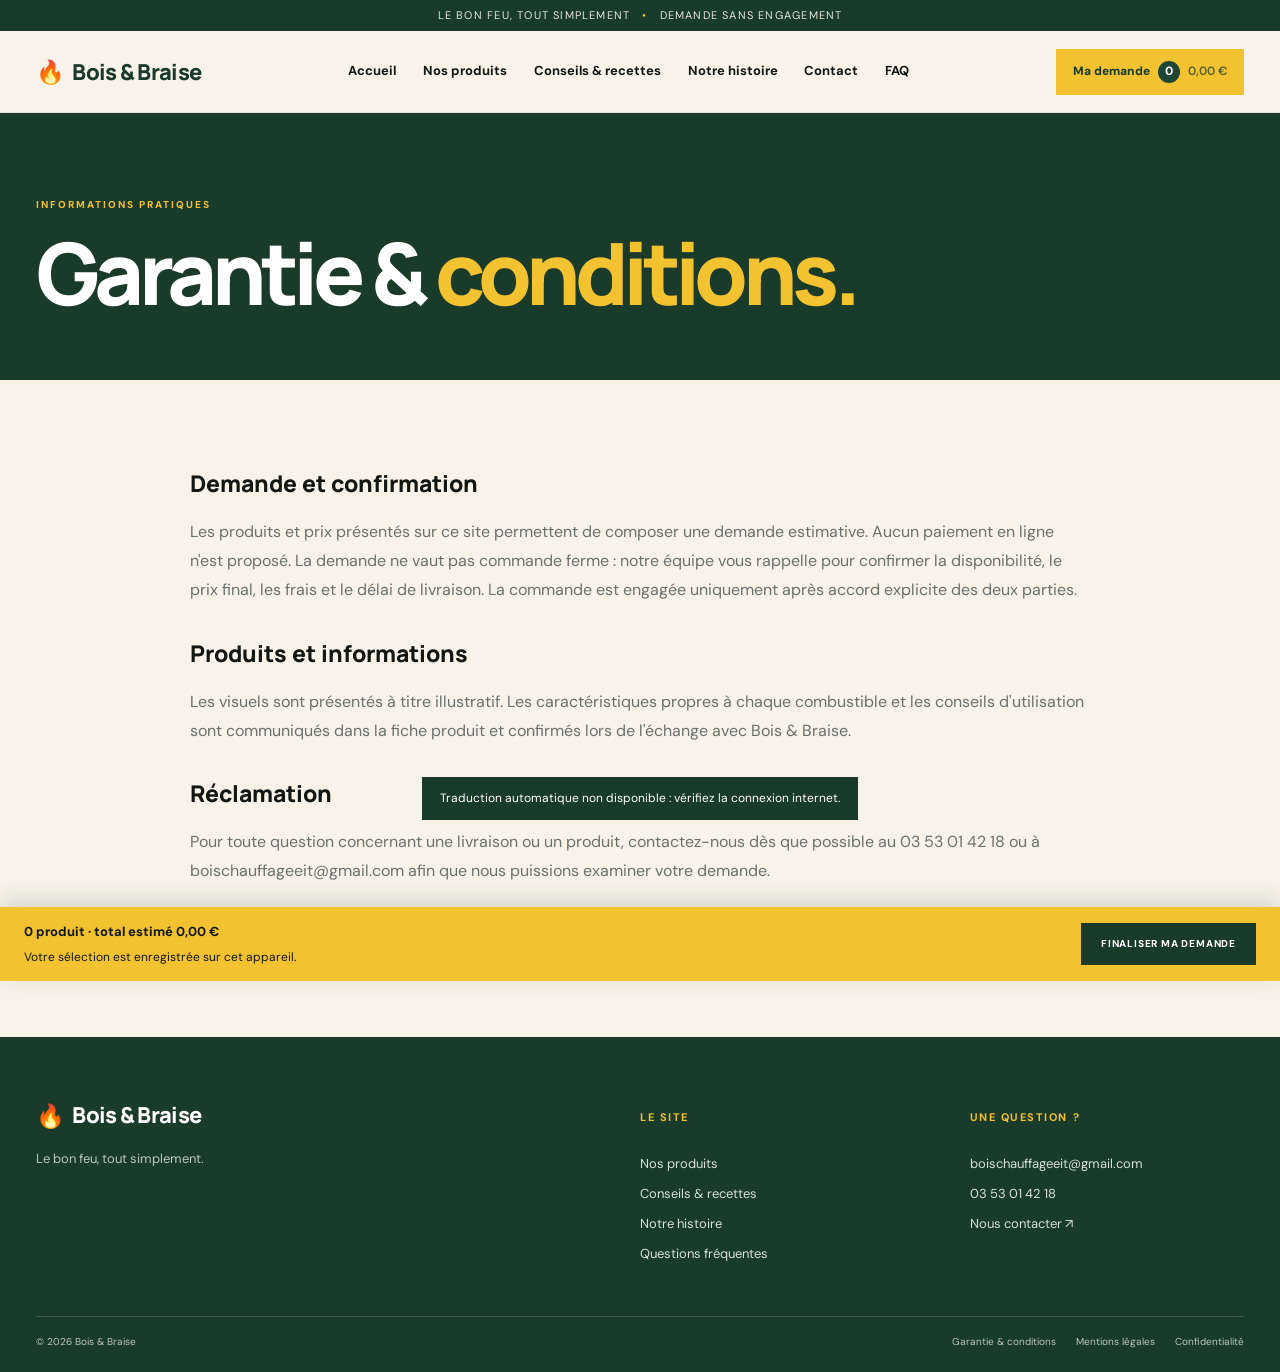
<file: garantie.html>
<!doctype html><html lang="fr" translate="no"><head><meta charset="UTF-8"><meta name="google" content="notranslate"><meta name="viewport" content="width=device-width, initial-scale=1"><title>Garantie & conditions — Bois & Braise</title><link href="https://fonts.googleapis.com/css2?family=DM+Sans:wght@400;500;600;700;800&family=Manrope:wght@400;500;600;700;800&display=swap" rel="stylesheet"><link rel="stylesheet" href="style.css"></head><body data-page="legal"><div class="announcement">Le bon feu, tout simplement <span>•</span> Demande sans engagement</div><header class="site-header"><a class="brand" href="index.html"><span class="brand-flame">🔥</span><span>Bois & Braise</span></a><button class="menu-toggle" aria-label="Ouvrir le menu" aria-expanded="false">☰</button><nav class="main-nav"><a href="index.html" data-route="home">Accueil</a><a href="catalogue.html" data-route="catalogue">Nos produits</a><a href="conseils.html" data-route="conseils">Conseils & recettes</a><a href="histoire.html" data-route="histoire">Notre histoire</a><a href="contact.html" data-route="contact">Contact</a><a href="faq.html" data-route="faq">FAQ</a></nav><button class="request-button" data-open-request>Ma demande <span data-cart-count>0</span><span class="request-total" data-cart-total>0,00 €</span></button></header><main id="app"><section class="page-hero"><div class="wrap"><p class="eyebrow eyebrow-yellow">Informations pratiques</p><h1 class="page-title">Garantie & <em>conditions.</em></h1></div></section><article class="wrap legal-copy"><h2>Demande et confirmation</h2><p>Les produits et prix présentés sur ce site permettent de composer une demande estimative. Aucun paiement en ligne n'est proposé. La demande ne vaut pas commande ferme : notre équipe vous rappelle pour confirmer la disponibilité, le prix final, les frais et le délai de livraison. La commande est engagée uniquement après accord explicite des deux parties.</p><h2>Produits et informations</h2><p>Les visuels sont présentés à titre illustratif. Les caractéristiques propres à chaque combustible et les conseils d'utilisation sont communiqués dans la fiche produit et confirmés lors de l'échange avec Bois & Braise.</p><h2>Réclamation</h2><p>Pour toute question concernant une livraison ou un produit, contactez-nous dès que possible au 03 53 01 42 18 ou à boischauffageeit@gmail.com afin que nous puissions examiner votre demande.</p><p>Les présentes informations devront être complétées et vérifiées avant toute mise en exploitation commerciale.</p></article></main><footer class="site-footer"><div class="wrap footer-grid"><div class="footer-brand"><a class="brand brand-light" href="index.html"><span class="brand-flame">🔥</span><span>Bois & Braise</span></a><p>Le bon feu, tout simplement.</p></div><div><h3>Le site</h3><a href="catalogue.html">Nos produits</a><a href="conseils.html">Conseils & recettes</a><a href="histoire.html">Notre histoire</a><a href="faq.html">Questions fréquentes</a></div><div><h3>Une question ?</h3><a href="mailto:boischauffageeit@gmail.com">boischauffageeit@gmail.com</a><a href="tel:+33353014218">03 53 01 42 18</a><a href="contact.html">Nous contacter ↗</a></div></div><div class="wrap footer-bottom"><span>© 2026 Bois & Braise</span><div><a href="garantie.html">Garantie & conditions</a><a href="mentions-legales.html">Mentions légales</a><a href="confidentialite.html">Confidentialité</a></div></div></footer><script src="script.js" defer></script></body></html>
</file>
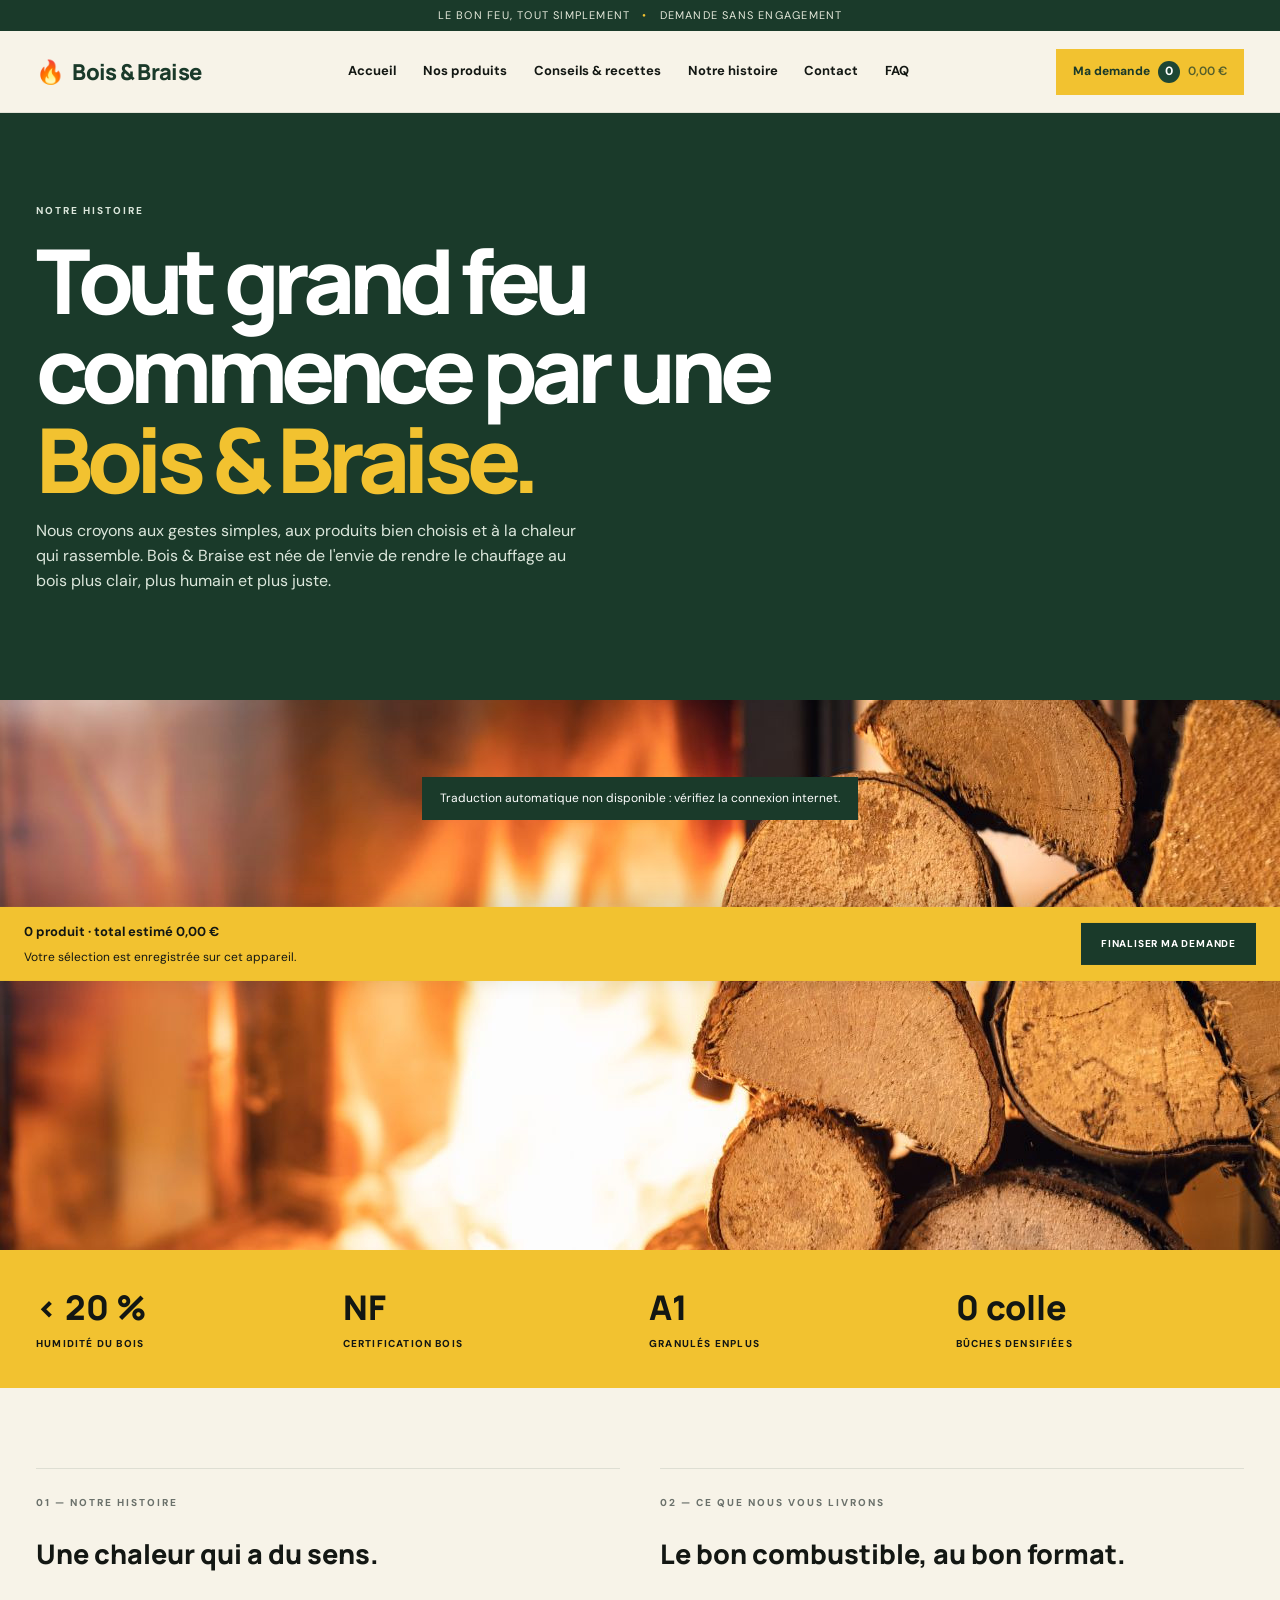
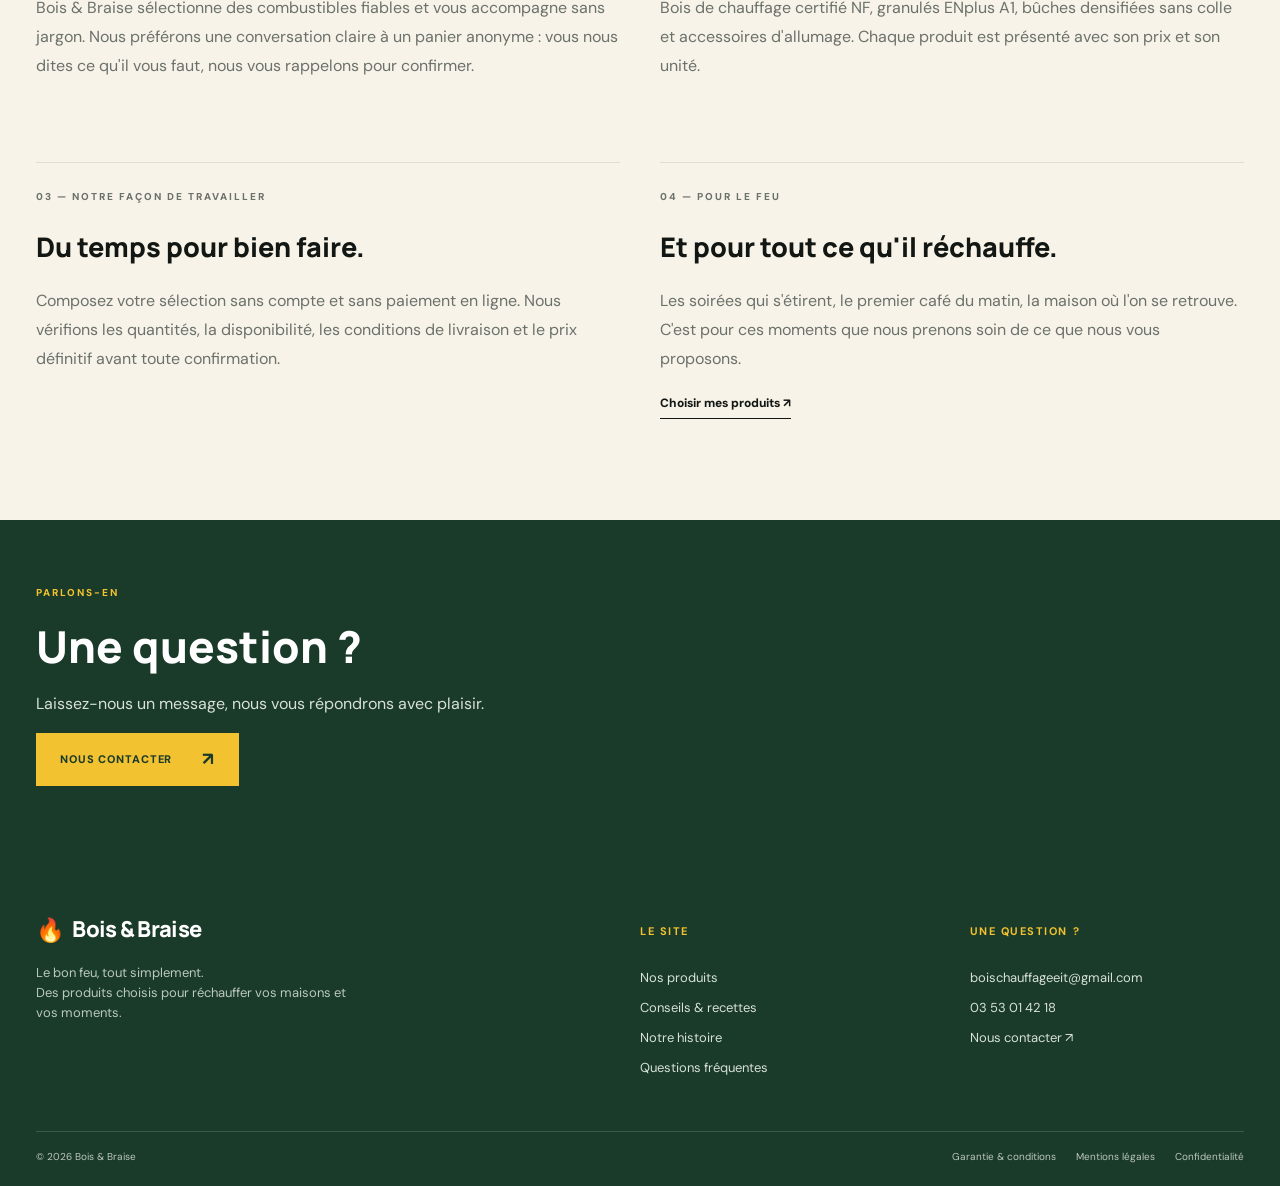
<file: histoire.html>
<!doctype html><html lang="fr" translate="no"><head><meta name="google" content="notranslate"><meta name="viewport" content="width=device-width, initial-scale=1"><title>Notre histoire — Bois & Braise</title><link href="https://fonts.googleapis.com/css2?family=DM+Sans:wght@400;500;600;700;800&family=Manrope:wght@400;500;600;700;800&display=swap" rel="stylesheet"><link rel="stylesheet" href="style.css"></head><body data-page="histoire"><div class="announcement">Le bon feu, tout simplement <span>•</span> Demande sans engagement</div><header class="site-header"><a class="brand" href="index.html"><span class="brand-flame">🔥</span><span>Bois & Braise</span></a><button class="menu-toggle" aria-label="Ouvrir le menu" aria-expanded="false">☰</button><nav class="main-nav"><a href="index.html" data-route="home">Accueil</a><a href="catalogue.html" data-route="catalogue">Nos produits</a><a href="conseils.html" data-route="conseils">Conseils & recettes</a><a href="histoire.html" data-route="histoire">Notre histoire</a><a href="contact.html" data-route="contact">Contact</a><a href="faq.html" data-route="faq">FAQ</a></nav><button class="request-button" data-open-request>Ma demande <span data-cart-count>0</span><span class="request-total" data-cart-total>0,00 €</span></button></header><main id="app" data-view="histoire"><section class="history-hero"><div class="wrap"><p class="eyebrow eyebrow-yellow">Notre histoire</p><h1>Tout grand feu commence par une <em>Bois & Braise.</em></h1><p>Nous croyons aux gestes simples, aux produits bien choisis et à la chaleur qui rassemble. Bois & Braise est née de l'envie de rendre le chauffage au bois plus clair, plus humain et plus juste.</p></div></section><img class="history-image" src="images/chene.jpg" alt="Feu de cheminée, au cœur de la maison"><section class="stat-band"><div><strong>&lt; 20 %</strong><span>Humidité du bois</span></div><div><strong>NF</strong><span>Certification bois</span></div><div><strong>A1</strong><span>Granulés ENplus</span></div><div><strong>0 colle</strong><span>Bûches densifiées</span></div></section><section class="wrap history-sections"><article><p class="eyebrow">01 — Notre histoire</p><h2>Une chaleur qui a du sens.</h2><p>Bois & Braise sélectionne des combustibles fiables et vous accompagne sans jargon. Nous préférons une conversation claire à un panier anonyme : vous nous dites ce qu'il vous faut, nous vous rappelons pour confirmer.</p></article><article><p class="eyebrow">02 — Ce que nous vous livrons</p><h2>Le bon combustible, au bon format.</h2><p>Bois de chauffage certifié NF, granulés ENplus A1, bûches densifiées sans colle et accessoires d'allumage. Chaque produit est présenté avec son prix et son unité.</p></article><article><p class="eyebrow">03 — Notre façon de travailler</p><h2>Du temps pour bien faire.</h2><p>Composez votre sélection sans compte et sans paiement en ligne. Nous vérifions les quantités, la disponibilité, les conditions de livraison et le prix définitif avant toute confirmation.</p></article><article><p class="eyebrow">04 — Pour le feu</p><h2>Et pour tout ce qu'il réchauffe.</h2><p>Les soirées qui s'étirent, le premier café du matin, la maison où l'on se retrouve. C'est pour ces moments que nous prenons soin de ce que nous vous proposons.</p><a class="text-link" href="catalogue.html">Choisir mes produits ↗</a></article></section><section class="section-green" style="padding:65px 0"><div class="wrap"><p class="eyebrow eyebrow-yellow">Parlons-en</p><h2 style="font:800 44px var(--serif);margin:0 0 15px">Une question ?</h2><p style="color:#d8e1d7">Laissez-nous un message, nous vous répondrons avec plaisir.</p><a class="button button-yellow" href="contact.html">Nous contacter <span>↗</span></a></div></section></main><footer class="site-footer"><div class="wrap footer-grid"><div class="footer-brand"><a class="brand brand-light" href="index.html"><span class="brand-flame">🔥</span><span>Bois & Braise</span></a><p>Le bon feu, tout simplement.<br>Des produits choisis pour réchauffer vos maisons et vos moments.</p></div><div><h3>Le site</h3><a href="catalogue.html">Nos produits</a><a href="conseils.html">Conseils & recettes</a><a href="histoire.html">Notre histoire</a><a href="faq.html">Questions fréquentes</a></div><div><h3>Une question ?</h3><a href="mailto:boischauffageeit@gmail.com">boischauffageeit@gmail.com</a><a href="tel:+33353014218">03 53 01 42 18</a><a href="contact.html">Nous contacter ↗</a></div></div><div class="wrap footer-bottom"><span>© 2026 Bois & Braise</span><div><a href="garantie.html">Garantie & conditions</a><a href="mentions-legales.html">Mentions légales</a><a href="confidentialite.html">Confidentialité</a></div></div></footer><script src="script.js" defer></script></body></html>
</file>
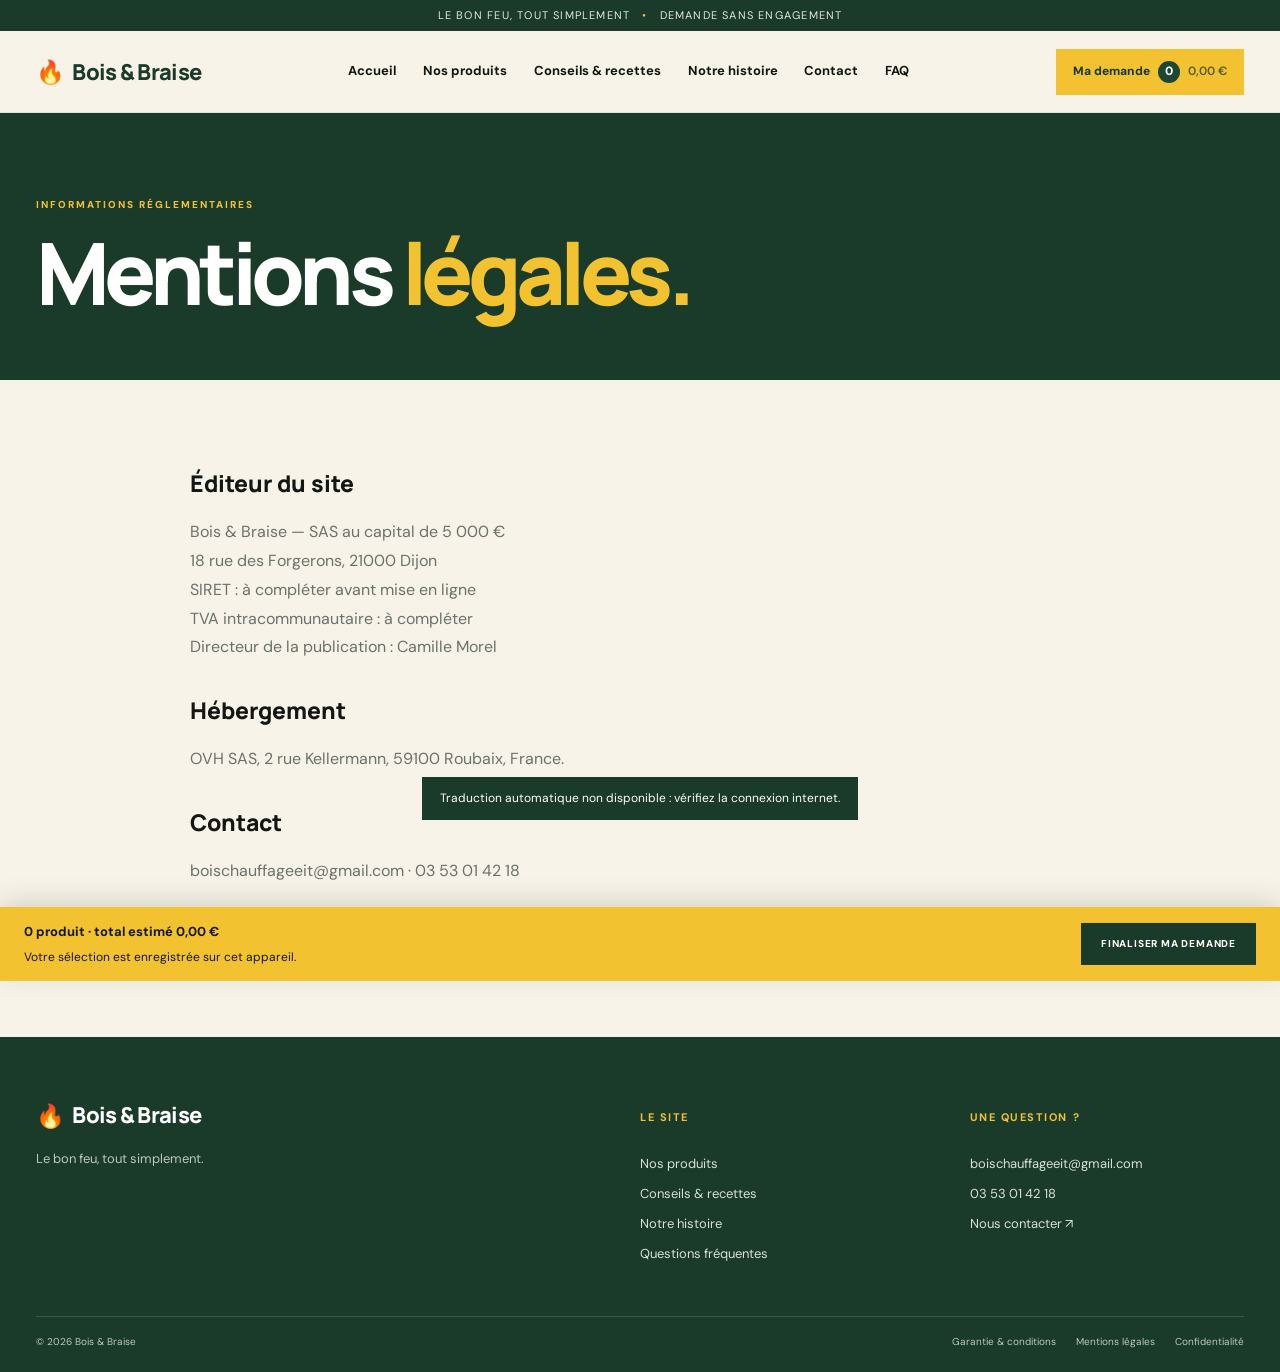
<file: mentions-legales.html>
<!doctype html><html lang="fr" translate="no"><head><meta charset="UTF-8"><meta name="google" content="notranslate"><meta name="viewport" content="width=device-width, initial-scale=1"><title>Mentions légales — Bois & Braise</title><link href="https://fonts.googleapis.com/css2?family=DM+Sans:wght@400;500;600;700;800&family=Manrope:wght@400;500;600;700;800&display=swap" rel="stylesheet"><link rel="stylesheet" href="style.css"></head><body data-page="legal"><div class="announcement">Le bon feu, tout simplement <span>•</span> Demande sans engagement</div><header class="site-header"><a class="brand" href="index.html"><span class="brand-flame">🔥</span><span>Bois & Braise</span></a><button class="menu-toggle" aria-label="Ouvrir le menu" aria-expanded="false">☰</button><nav class="main-nav"><a href="index.html" data-route="home">Accueil</a><a href="catalogue.html" data-route="catalogue">Nos produits</a><a href="conseils.html" data-route="conseils">Conseils & recettes</a><a href="histoire.html" data-route="histoire">Notre histoire</a><a href="contact.html" data-route="contact">Contact</a><a href="faq.html" data-route="faq">FAQ</a></nav><button class="request-button" data-open-request>Ma demande <span data-cart-count>0</span><span class="request-total" data-cart-total>0,00 €</span></button></header><main id="app"><section class="page-hero"><div class="wrap"><p class="eyebrow eyebrow-yellow">Informations réglementaires</p><h1 class="page-title">Mentions <em>légales.</em></h1></div></section><article class="wrap legal-copy"><h2>Éditeur du site</h2><p>Bois & Braise — SAS au capital de 5 000 €<br>18 rue des Forgerons, 21000 Dijon<br>SIRET : à compléter avant mise en ligne<br>TVA intracommunautaire : à compléter<br>Directeur de la publication : Camille Morel</p><h2>Hébergement</h2><p>OVH SAS, 2 rue Kellermann, 59100 Roubaix, France.</p><h2>Contact</h2><p>boischauffageeit@gmail.com · 03 53 01 42 18</p><p>Les identifiants SIRET et TVA doivent être remplacés par les informations officielles de la société avant publication.</p></article></main><footer class="site-footer"><div class="wrap footer-grid"><div class="footer-brand"><a class="brand brand-light" href="index.html"><span class="brand-flame">🔥</span><span>Bois & Braise</span></a><p>Le bon feu, tout simplement.</p></div><div><h3>Le site</h3><a href="catalogue.html">Nos produits</a><a href="conseils.html">Conseils & recettes</a><a href="histoire.html">Notre histoire</a><a href="faq.html">Questions fréquentes</a></div><div><h3>Une question ?</h3><a href="mailto:boischauffageeit@gmail.com">boischauffageeit@gmail.com</a><a href="tel:+33353014218">03 53 01 42 18</a><a href="contact.html">Nous contacter ↗</a></div></div><div class="wrap footer-bottom"><span>© 2026 Bois & Braise</span><div><a href="garantie.html">Garantie & conditions</a><a href="mentions-legales.html">Mentions légales</a><a href="confidentialite.html">Confidentialité</a></div></div></footer><script src="script.js" defer></script></body></html>
</file>
<file: style.css>
@import url('https://fonts.googleapis.com/css2?family=DM+Sans:wght@400;500;600;700;800&family=Manrope:wght@400;500;600;700;800&display=swap');
:root{--forest:#1e4634;--forest-dark:#1a3a2a;--moss:#315b44;--mustard:#f2c230;--mustard-bright:#f5c242;--beige:#f7f3e8;--beige-deep:#ebe4d3;--white:#fffdf8;--ink:#131713;--muted:#6b716b;--line:#deded3;--serif:'Manrope',sans-serif;--sans:'DM Sans',sans-serif;--shadow:0 12px 36px #15271d18;--wrap:1320px}*{box-sizing:border-box}html{scroll-behavior:smooth;scroll-padding-top:104px}body{margin:0;background:var(--beige);color:var(--ink);font:16px/1.55 var(--sans);-webkit-font-smoothing:antialiased}button,input,select,textarea{font:inherit}button,a{-webkit-tap-highlight-color:transparent}a{color:inherit;text-decoration:none}img{display:block;width:100%;height:auto}.wrap{width:min(var(--wrap),calc(100% - 72px));margin-inline:auto}.announcement{height:31px;background:var(--forest-dark);color:#e5e9db;display:flex;align-items:center;justify-content:center;gap:12px;font-size:11px;letter-spacing:.11em;text-transform:uppercase}.announcement span{color:var(--mustard)}.site-header{height:82px;padding:0 max(36px,calc((100vw - var(--wrap))/2));position:sticky;top:0;z-index:20;background:var(--beige);display:flex;align-items:center;justify-content:space-between;border-bottom:1px solid #1e463419;gap:22px}.brand{display:inline-flex;align-items:center;gap:8px;font:800 22px/1 var(--serif);letter-spacing:-.7px;color:var(--forest-dark);white-space:nowrap}.brand-flame{font-size:23px}.main-nav{display:flex;align-items:center;gap:clamp(15px,2.1vw,33px)}.main-nav a{font-size:13px;font-weight:700;white-space:nowrap;position:relative;padding:8px 0}.main-nav a:after{content:'';position:absolute;bottom:2px;left:0;width:0;height:2px;background:var(--mustard);transition:width .2s}.main-nav a:hover:after,.main-nav a.active:after{width:100%}.request-button{border:0;background:var(--mustard);color:var(--forest-dark);height:46px;padding:0 17px;display:flex;align-items:center;gap:8px;font-size:12px;font-weight:800;cursor:pointer;white-space:nowrap}.request-button [data-cart-count]{min-width:22px;height:22px;border-radius:50%;display:grid;place-items:center;background:var(--forest);color:white}.request-total{font-weight:600;opacity:.72}.menu-toggle{display:none;border:0;background:transparent;font-size:23px;color:var(--forest);cursor:pointer}.home-hero{position:relative;min-height:min(760px,calc(100svh - 113px));background:var(--forest-dark);color:white;overflow:hidden;display:flex;align-items:center}.home-hero-image,.home-hero-shade{position:absolute;inset:0}.home-hero-image{background:url('images/images (9).jfif') center 53%/cover}.home-hero-shade{background:linear-gradient(90deg,#11261fee 0%,#13271dd9 38%,#13271d59 72%,#13271d26 100%)}.hero-content{position:relative;z-index:1;padding-block:100px 112px;animation:rise .75s both}.eyebrow{font-size:10px;font-weight:800;text-transform:uppercase;letter-spacing:.2em;color:var(--forest);margin:0 0 16px}.eyebrow-yellow{color:var(--mustard)}.hero-content h1{font:800 clamp(64px,9vw,132px)/.98 var(--serif);letter-spacing:-.075em;margin:0 0 28px;max-width:900px}.hero-content h1 span{color:var(--mustard)}.hero-copy{font-size:17px;line-height:1.75;color:#f5f2e8;max-width:630px;margin:0 0 32px}.button{min-height:53px;padding:0 24px;display:inline-flex;justify-content:center;align-items:center;gap:30px;font-size:11px;font-weight:800;text-transform:uppercase;letter-spacing:.08em;transition:transform .2s,background .2s}.button:hover{transform:translateY(-2px)}.button-yellow{background:var(--mustard);color:var(--forest-dark)}.button-yellow:hover{background:#ffda5c}.button-outline{border:1px solid #ffffff79;color:white}.button-outline:hover{background:#ffffff12}.button span{font-size:18px}.hero-note{position:absolute;right:36px;bottom:38px;color:#fff9;font-size:10px;text-transform:uppercase;letter-spacing:.12em;display:flex;align-items:center;gap:11px}.hero-note-line{height:1px;width:42px;background:var(--mustard)}.hero-index{position:absolute;bottom:38px;left:max(36px,calc((100vw - var(--wrap))/2));font-size:12px;font-weight:700;color:var(--mustard)}.hero-index span{color:#fff8;margin:0 4px}.section-green{background:var(--forest-dark);color:#fff}.section-yellow{background:var(--mustard);color:var(--forest-dark)}.section-beige{background:var(--beige)}.featured-section,.categories-section,.how-section{padding:104px 0}.section-heading{display:flex;align-items:end;justify-content:space-between;gap:20px;margin-bottom:38px}.section-heading h2,.how-grid h2,.story-copy h2,.page-title{font:800 clamp(40px,6vw,74px)/1.02 var(--serif);letter-spacing:-.065em;margin:0}.heading-light h2{color:#fff}.section-heading .eyebrow{margin-bottom:13px}.text-link{font-weight:800;font-size:12px;border-bottom:1px solid currentColor;padding-bottom:7px}.text-link span{margin-left:12px;font-size:16px}.featured-grid{display:grid;grid-template-columns:repeat(4,minmax(0,1fr));gap:15px}.feature-card{display:flex;flex-direction:column;min-width:0}.feature-image{height:255px;overflow:hidden;background:#d9d4c7}.feature-image img{height:100%;object-fit:cover;transition:transform .6s}.feature-card:hover img{transform:scale(1.045)}.feature-card-info{padding:17px 0 3px;display:flex;justify-content:space-between;align-items:start;gap:12px}.feature-card h3{margin:0;color:white;font:700 15px/1.35 var(--serif)}.feature-price{color:var(--mustard);font-size:13px;font-weight:800;white-space:nowrap}.feature-card p{color:#c3d0c3;font-size:11px;margin:7px 0}.categories-section{padding:100px 0 108px}.category-grid{display:grid;grid-template-columns:repeat(4,minmax(0,1fr));gap:10px;margin-top:38px}.category-tile{height:330px;position:relative;overflow:hidden;background:var(--forest)}.category-tile:after{content:'';position:absolute;inset:30% 0 0;background:linear-gradient(transparent,#101b13c9)}.category-tile img{height:100%;object-fit:cover;transition:transform .55s}.category-tile:hover img{transform:scale(1.05)}.category-tile span{position:absolute;left:20px;right:18px;bottom:20px;z-index:1;display:flex;justify-content:space-between;align-items:center;text-transform:uppercase;font-size:12px;font-weight:800;color:#fff}.category-tile b{font-size:20px}.how-grid{display:grid;grid-template-columns:.85fr 1.15fr;gap:10%;align-items:center}.how-grid h2{margin-bottom:23px}.yellow-period{color:#c99300}.muted{color:var(--muted);max-width:390px}.steps article{display:grid;grid-template-columns:55px 1fr;gap:17px;padding:23px 0;border-bottom:1px solid #1e463426}.steps article:first-child{border-top:1px solid #1e463426}.steps article>span{font-size:12px;font-weight:800;color:#9e790e;padding-top:4px}.steps h3{font-size:17px;margin:0 0 5px}.steps p{font-size:13px;color:var(--muted);margin:0}.story-band{display:grid;grid-template-columns:1fr 1fr;min-height:570px}.story-photo{min-height:480px;overflow:hidden}.story-photo img{height:100%;object-fit:cover}.story-copy{padding:80px clamp(35px,8vw,130px);align-self:center}.story-copy h2{font-size:clamp(37px,5vw,64px);color:white;margin-bottom:20px}.story-copy h2 span{color:var(--mustard)}.story-copy>p:not(.eyebrow){color:#d8e1d7;font-size:14px;max-width:440px;margin:0 0 28px}.proof-strip{display:grid;grid-template-columns:repeat(3,1fr)}.proof-strip article{min-height:320px;padding:28px;display:flex;flex-direction:column;justify-content:end;color:#fff;position:relative;isolation:isolate;overflow:hidden;background:#1a3a2a}.proof-strip article:before,.proof-strip article:after{content:'';position:absolute;inset:0;z-index:-1}.proof-strip article:before{background:var(--proof-image) center/cover;transition:transform .5s}.proof-strip article:after{background:linear-gradient(0deg,#101911dc,#10191108 72%)}.proof-strip article:hover:before{transform:scale(1.04)}.proof-strip span{font:800 22px var(--serif);text-transform:uppercase}.proof-strip p{margin:7px 0 0;max-height:0;opacity:0;overflow:hidden;transition:.25s;font-size:13px}.proof-strip article:hover p{max-height:55px;opacity:1}.site-footer{background:var(--forest-dark);color:#e1e9df;padding:67px 0 22px}.footer-grid{display:grid;grid-template-columns:2fr 1fr 1fr;gap:55px;padding-bottom:52px}.brand-light{color:#fff}.footer-brand p{color:#bac9bb;font-size:13px;max-width:330px;margin-top:17px}.footer-grid h3{font-size:11px;letter-spacing:.14em;text-transform:uppercase;color:var(--mustard);margin:5px 0 18px}.footer-grid>div:not(:first-child){display:flex;flex-direction:column;align-items:start;gap:10px}.footer-grid a:not(.brand){font-size:13px;color:#d7e1d7}.footer-grid a:hover,.footer-bottom a:hover{color:var(--mustard)}.footer-bottom{border-top:1px solid #ffffff27;padding-top:17px;display:flex;justify-content:space-between;gap:15px;font-size:10px;color:#bcc8bc}.footer-bottom>div{display:flex;gap:20px;flex-wrap:wrap}.page-hero{padding:84px 0 64px;background:var(--forest-dark);color:white}.page-hero .wrap{position:relative}.page-title{font-size:clamp(48px,7vw,86px);max-width:900px}.page-title em{color:var(--mustard);font-style:normal}.page-intro{max-width:580px;color:#d2ded2;font-size:15px;margin-top:18px}.catalogue-layout{display:grid;grid-template-columns:240px 1fr;gap:46px;padding:58px 0 90px}.catalogue-filter{align-self:start;position:sticky;top:110px}.filter-title{font:800 24px var(--serif);margin:0 0 24px}.filter-group{padding:0 0 23px;margin-bottom:23px;border-bottom:1px solid var(--line)}.filter-group h3{font-size:10px;letter-spacing:.16em;text-transform:uppercase;margin:0 0 14px}.filter-options{display:grid;gap:8px}.filter-chip{padding:9px 10px;border:0;background:transparent;text-align:left;cursor:pointer;font-size:13px;color:#515b53}.filter-chip.active,.filter-chip:hover{background:var(--forest);color:white}.range-row{display:flex;justify-content:space-between;font-size:12px;font-weight:700;margin-bottom:10px}.catalogue-filter input[type=range]{width:100%;accent-color:var(--forest)}.catalogue-tools{display:flex;justify-content:space-between;align-items:center;margin-bottom:19px;color:var(--muted);font-size:12px}.catalogue-tools select{background:transparent;border:0;border-bottom:1px solid var(--forest);padding:8px 22px 8px 5px;color:var(--ink);font-weight:700}.product-grid{display:grid;grid-template-columns:repeat(3,minmax(0,1fr));gap:16px}.product-card{background:var(--white);min-width:0;position:relative;overflow:hidden}.product-photo{height:235px;position:relative;overflow:hidden;background:#d9d4c7}.product-photo img{height:100%;object-fit:cover;transition:transform .5s}.product-card:hover .product-photo img{transform:scale(1.04)}.product-badge{position:absolute;left:12px;top:12px;background:var(--mustard);color:var(--forest-dark);padding:6px 9px;font-size:9px;font-weight:800;letter-spacing:.07em;text-transform:uppercase}.product-info{padding:15px 15px 17px}.product-info h3{font:700 15px/1.35 var(--serif);margin:0 0 5px;min-height:41px}.product-meta{color:var(--muted);font-size:11px;min-height:17px}.product-bottom{display:flex;justify-content:space-between;align-items:center;gap:8px;margin-top:13px}.product-price{font-size:14px;font-weight:800;color:var(--forest)}.product-price small{font-size:10px;font-weight:600;color:var(--muted)}.add-product{border:1px solid var(--forest);background:transparent;color:var(--forest);font-size:10px;font-weight:800;text-transform:uppercase;letter-spacing:.04em;padding:9px 10px;cursor:pointer}.add-product:hover,.add-product.in-cart{background:var(--forest);color:white}.card-quantity{display:none;align-items:center;gap:8px;color:var(--forest);font-weight:800;font-size:12px}.card-quantity.visible{display:flex}.card-quantity button{height:27px;width:27px;border:1px solid var(--forest);background:transparent;color:var(--forest);cursor:pointer}.catalogue-empty{grid-column:1/-1;padding:80px 20px;text-align:center;color:var(--muted)}.catalogue-loved{padding:76px 0;background:var(--mustard)}.catalogue-loved h2{font:800 45px var(--serif);letter-spacing:-.06em;margin:0 0 12px}.catalogue-loved p{max-width:550px}.calculator-area{padding:90px 0}.calculator-grid{display:grid;grid-template-columns:1fr 1fr;gap:16px}.calculator-card{padding:28px;background:var(--white);border:1px solid var(--line)}.calculator-card h3{font:800 24px var(--serif);margin:0 0 14px}.calculator-card label{display:block;font-size:11px;font-weight:800;margin:18px 0 6px}.calculator-card input,.calculator-card select,.contact-form input,.contact-form textarea{width:100%;min-height:45px;padding:10px 12px;background:white;border:1px solid #cfd3ca;color:var(--ink)}.calculator-result{padding:15px;margin-top:17px;background:var(--beige);font-weight:700;color:var(--forest)}.calculator-card .button{border:0;margin-top:15px;cursor:pointer}.article-grid{display:grid;grid-template-columns:repeat(3,1fr);gap:17px;padding:50px 0 90px}.article-card{background:var(--white)}.article-card img{height:230px;object-fit:cover}.article-card div{padding:20px}.article-card small{color:#967500;text-transform:uppercase;font-size:9px;font-weight:800;letter-spacing:.12em}.article-card h3{font:800 20px/1.25 var(--serif);margin:9px 0 17px}.article-card a{font-size:11px;font-weight:800;text-transform:uppercase;border-bottom:1px solid var(--mustard);padding-bottom:4px}.article-view{max-width:860px;padding:60px 0 90px}.article-view img{height:min(55vw,480px);object-fit:cover;margin:25px 0}.article-view p{line-height:1.85;color:#424943}.article-recent{background:var(--beige-deep);padding:40px}.article-recent h2{font:800 27px var(--serif)}.history-hero{background:var(--forest-dark);color:white;padding:90px 0}.history-hero h1{font:800 clamp(48px,7vw,90px)/1 var(--serif);letter-spacing:-.07em;max-width:900px;margin:0}.history-hero h1 em{font-style:normal;color:var(--mustard)}.history-hero p{max-width:560px;color:#dce7dc}.history-image{height:550px;object-fit:cover}.stat-band{display:grid;grid-template-columns:repeat(4,1fr);background:var(--mustard);padding:34px max(36px,calc((100vw - var(--wrap))/2));gap:18px}.stat-band strong{display:block;font:800 34px var(--serif)}.stat-band span{font-size:10px;font-weight:800;text-transform:uppercase;letter-spacing:.12em}.history-sections{padding:80px 0;display:grid;grid-template-columns:repeat(2,1fr);gap:40px}.history-sections article{padding:25px 0;border-top:1px solid var(--line)}.history-sections h2{font:800 27px var(--serif)}.history-sections p{color:var(--muted);line-height:1.8}.contact-layout{display:grid;grid-template-columns:.7fr 1.3fr;gap:10%;padding:65px 0 100px}.contact-aside{background:var(--forest);color:#fff;padding:34px;height:max-content}.contact-aside h2{font:800 31px var(--serif)}.contact-aside p{color:#d0dfd1;font-size:14px}.contact-aside a{color:var(--mustard);display:block;margin:18px 0;font-weight:700}.contact-form{display:grid;grid-template-columns:1fr 1fr;gap:16px}.contact-form .full{grid-column:1/-1}.contact-form label{display:block;font-size:11px;font-weight:800;margin-bottom:6px}.contact-form textarea{min-height:130px;resize:vertical}.contact-form .button{border:0;cursor:pointer;grid-column:1/-1;justify-self:start}.form-confirm{display:none;background:#dcebdc;color:var(--forest);padding:15px;margin-bottom:18px;font-size:13px;font-weight:700}.form-confirm.visible{display:block}.faq-layout{display:grid;grid-template-columns:220px 1fr;gap:60px;padding:58px 0 80px}.faq-categories{display:grid;gap:5px;align-content:start}.faq-categories button{border:0;background:transparent;text-align:left;padding:12px;font-weight:700;font-size:12px;cursor:pointer}.faq-categories button.active{background:var(--forest);color:#fff}.faq-item{border-top:1px solid var(--line)}.faq-item:last-child{border-bottom:1px solid var(--line)}.faq-question{width:100%;padding:20px 4px;border:0;background:none;text-align:left;font-weight:800;display:flex;justify-content:space-between;gap:15px;cursor:pointer}.faq-answer{display:none;color:var(--muted);font-size:13px;padding:0 40px 18px 4px;max-width:700px}.faq-item.open .faq-answer{display:block}.faq-question span:last-child{color:#a38000;font-size:20px}.faq-contact{background:var(--mustard);padding:44px;text-align:center}.faq-contact h2{font:800 34px var(--serif);margin:0 0 16px}.legal-copy{max-width:900px;padding:55px 0 90px}.legal-copy h2{font:800 23px var(--serif);margin-top:32px}.legal-copy p{color:var(--muted);line-height:1.8}.request-bar{position:fixed;z-index:25;bottom:0;left:0;right:0;background:var(--mustard);padding:12px max(24px,calc((100vw - var(--wrap))/2));display:flex;justify-content:space-between;align-items:center;gap:20px;box-shadow:0 -6px 24px #17261d25;transform:translateY(110%);transition:transform .25s}.request-bar.visible{transform:translateY(0)}.request-bar strong{font-size:13px}.request-bar span{font-size:12px}.request-bar button{border:0;background:var(--forest-dark);color:white;padding:13px 20px;font-size:10px;font-weight:800;text-transform:uppercase;letter-spacing:.08em;cursor:pointer}.request-overlay{position:fixed;inset:0;background:#101b13a8;z-index:50;display:none;align-items:stretch;justify-content:flex-end}.request-overlay.open{display:flex}.request-panel{background:var(--beige);width:min(560px,100%);height:100%;overflow:auto;padding:28px clamp(20px,4vw,42px);animation:slide-in .25s both}.request-panel-head{display:flex;justify-content:space-between;align-items:center;border-bottom:1px solid var(--line);padding-bottom:18px}.request-panel-head h2{font:800 32px var(--serif);margin:0}.close-request{border:0;background:transparent;font-size:25px;cursor:pointer}.request-lines{padding:13px 0}.request-line{display:grid;grid-template-columns:1fr auto;gap:12px;padding:14px 0;border-bottom:1px solid var(--line)}.request-line h3{font:700 14px var(--serif);margin:0}.request-line p{font-size:11px;color:var(--muted);margin:4px 0}.request-line-controls{display:flex;align-items:center;gap:9px}.request-line-controls button{width:26px;height:26px;border:1px solid var(--forest);background:transparent;color:var(--forest);cursor:pointer}.request-line-controls .remove-line{border:0;width:auto;color:#8b3422;font-size:10px}.request-summary{display:flex;justify-content:space-between;padding:18px 0;font-weight:800;border-top:1px solid var(--ink)}.request-empty{color:var(--muted);padding:35px 0}.request-panel .contact-form{margin-top:17px}.request-panel .request-actions{display:flex;justify-content:space-between;align-items:center}.clear-request{border:0;background:none;text-decoration:underline;color:#8b3422;cursor:pointer;font-size:11px}.toast{position:fixed;z-index:60;bottom:80px;left:50%;transform:translate(-50%,20px);padding:12px 18px;background:var(--forest-dark);color:white;font-size:12px;opacity:0;transition:.2s;pointer-events:none}.toast.visible{opacity:1;transform:translate(-50%,0)}.fade-in{animation:rise .45s both}@keyframes rise{from{opacity:0;transform:translateY(15px)}to{opacity:1;transform:translateY(0)}}@keyframes slide-in{from{transform:translateX(22px);opacity:.7}to{transform:translateX(0);opacity:1}}@media(max-width:1050px){.main-nav{gap:13px}.main-nav a{font-size:11px}.site-header{padding-inline:24px}.product-grid{grid-template-columns:repeat(2,minmax(0,1fr))}.featured-grid{grid-template-columns:repeat(2,1fr)}.feature-image{height:290px}.catalogue-layout{grid-template-columns:210px 1fr;gap:25px}}@media(max-width:760px){.wrap{width:calc(100% - 40px)}.announcement{font-size:9px;height:28px}.site-header{height:69px;padding:0 18px;gap:10px}.brand{font-size:20px}.menu-toggle{display:block;margin-left:auto}.main-nav{display:none;position:absolute;top:69px;left:0;right:0;padding:13px 20px 20px;background:var(--beige);border-bottom:1px solid var(--line);align-items:stretch;flex-direction:column;gap:3px}.main-nav.open{display:flex}.main-nav a{padding:10px 0;font-size:13px}.request-button{height:40px;padding:0 10px;font-size:10px;gap:6px}.request-total{display:none}.home-hero{min-height:calc(100svh - 97px)}.home-hero-image{background-position:57% center}.home-hero-shade{background:linear-gradient(90deg,#11261feF,#13271da6 76%,#13271d62)}.hero-content{padding-block:80px 115px}.hero-content h1{font-size:clamp(59px,16vw,96px)}.hero-copy{font-size:14px;max-width:520px}.hero-note{display:none}.hero-index{left:20px;bottom:22px}.featured-section,.categories-section,.how-section{padding:70px 0}.section-heading{align-items:start;flex-direction:column;margin-bottom:26px}.section-heading h2,.how-grid h2{font-size:50px}.featured-grid{gap:21px 12px}.feature-image{height:210px}.feature-card-info{display:block}.feature-card h3{font-size:13px}.feature-price{display:block;margin-top:5px}.category-grid{grid-template-columns:repeat(2,1fr);gap:8px;margin-top:25px}.category-tile{height:230px}.category-tile span{left:12px;right:10px;bottom:13px;font-size:9px}.how-grid{grid-template-columns:1fr;gap:30px}.steps article{grid-template-columns:38px 1fr;padding:18px 0}.steps h3{font-size:15px}.story-band{grid-template-columns:1fr}.story-photo{min-height:320px;height:55vw}.story-copy{padding:48px 20px 58px}.story-copy h2{font-size:43px}.proof-strip article{min-height:200px;padding:15px}.proof-strip span{font-size:16px}.proof-strip p{font-size:10px;max-height:60px;opacity:1}.footer-grid{grid-template-columns:1fr 1fr;gap:32px 18px}.footer-brand{grid-column:1/-1}.footer-bottom{flex-direction:column}.footer-bottom>div{gap:12px}.page-hero{padding:60px 0 42px}.page-title{font-size:54px}.page-intro{font-size:13px}.catalogue-layout{display:block;padding:28px 0 70px}.catalogue-filter{position:static;margin-bottom:20px}.filter-title{font-size:20px;margin-bottom:12px}.filter-options{display:flex;overflow:auto;padding-bottom:3px}.filter-chip{white-space:nowrap;font-size:10px;padding:8px}.filter-group{padding-bottom:13px;margin-bottom:12px}.catalogue-tools{margin-bottom:13px}.product-grid{grid-template-columns:repeat(2,minmax(0,1fr));gap:9px}.product-photo{height:170px}.product-info{padding:12px 10px}.product-info h3{font-size:12px;min-height:48px}.product-bottom{align-items:start;flex-direction:column;margin-top:10px}.product-price{font-size:13px}.add-product{width:100%;font-size:9px;padding:9px 5px}.catalogue-loved{padding:53px 0}.catalogue-loved h2{font-size:36px}.calculator-area{padding:60px 0}.calculator-grid{grid-template-columns:1fr}.calculator-card{padding:22px}.article-grid{grid-template-columns:1fr 1fr;gap:10px;padding:35px 0 60px}.article-card img{height:165px}.article-card div{padding:13px}.article-card h3{font-size:15px}.article-card small{font-size:8px}.history-hero{padding:65px 0}.history-hero h1{font-size:56px}.history-image{height:330px}.stat-band{grid-template-columns:1fr 1fr;padding:24px 20px;gap:20px}.stat-band strong{font-size:28px}.history-sections{grid-template-columns:1fr;gap:5px;padding-block:55px}.contact-layout{grid-template-columns:1fr;gap:24px;padding:35px 0 70px}.contact-form{grid-template-columns:1fr}.contact-form .full{grid-column:auto}.faq-layout{grid-template-columns:1fr;gap:25px;padding:32px 0 55px}.faq-categories{display:flex;overflow:auto}.faq-categories button{white-space:nowrap}.faq-question{font-size:13px}.faq-contact{padding:33px 20px}.faq-contact h2{font-size:28px}.request-bar{padding:10px 15px}.request-bar strong{font-size:11px}.request-bar span{font-size:10px}.request-bar button{padding:12px 13px;font-size:9px}.request-panel{padding:21px 18px}.request-panel-head h2{font-size:27px}.request-panel .contact-form{grid-template-columns:1fr}.request-panel .contact-form .full{grid-column:auto}.request-panel .contact-form .button{grid-column:auto}.request-panel .request-actions{align-items:start;gap:10px;flex-direction:column}.legal-copy{padding:35px 0 65px}}@media(prefers-reduced-motion:reduce){*,*:before,*:after{scroll-behavior:auto!important;animation-duration:.01ms!important;transition-duration:.01ms!important}}
/* FIX BOUTON WHATSAPP - bien visible */
button[data-send-via="whatsapp"],
a[data-send-via="whatsapp"] {
  background: #25D366 !important;
  color: #ffffff !important;
  border: 2px solid #25D366 !important;
  font-weight: 800 !important;
}
button[data-send-via="whatsapp"]:hover {
  background: #1DA851 !important;
  border-color: #1DA851 !important;
}
</file>
